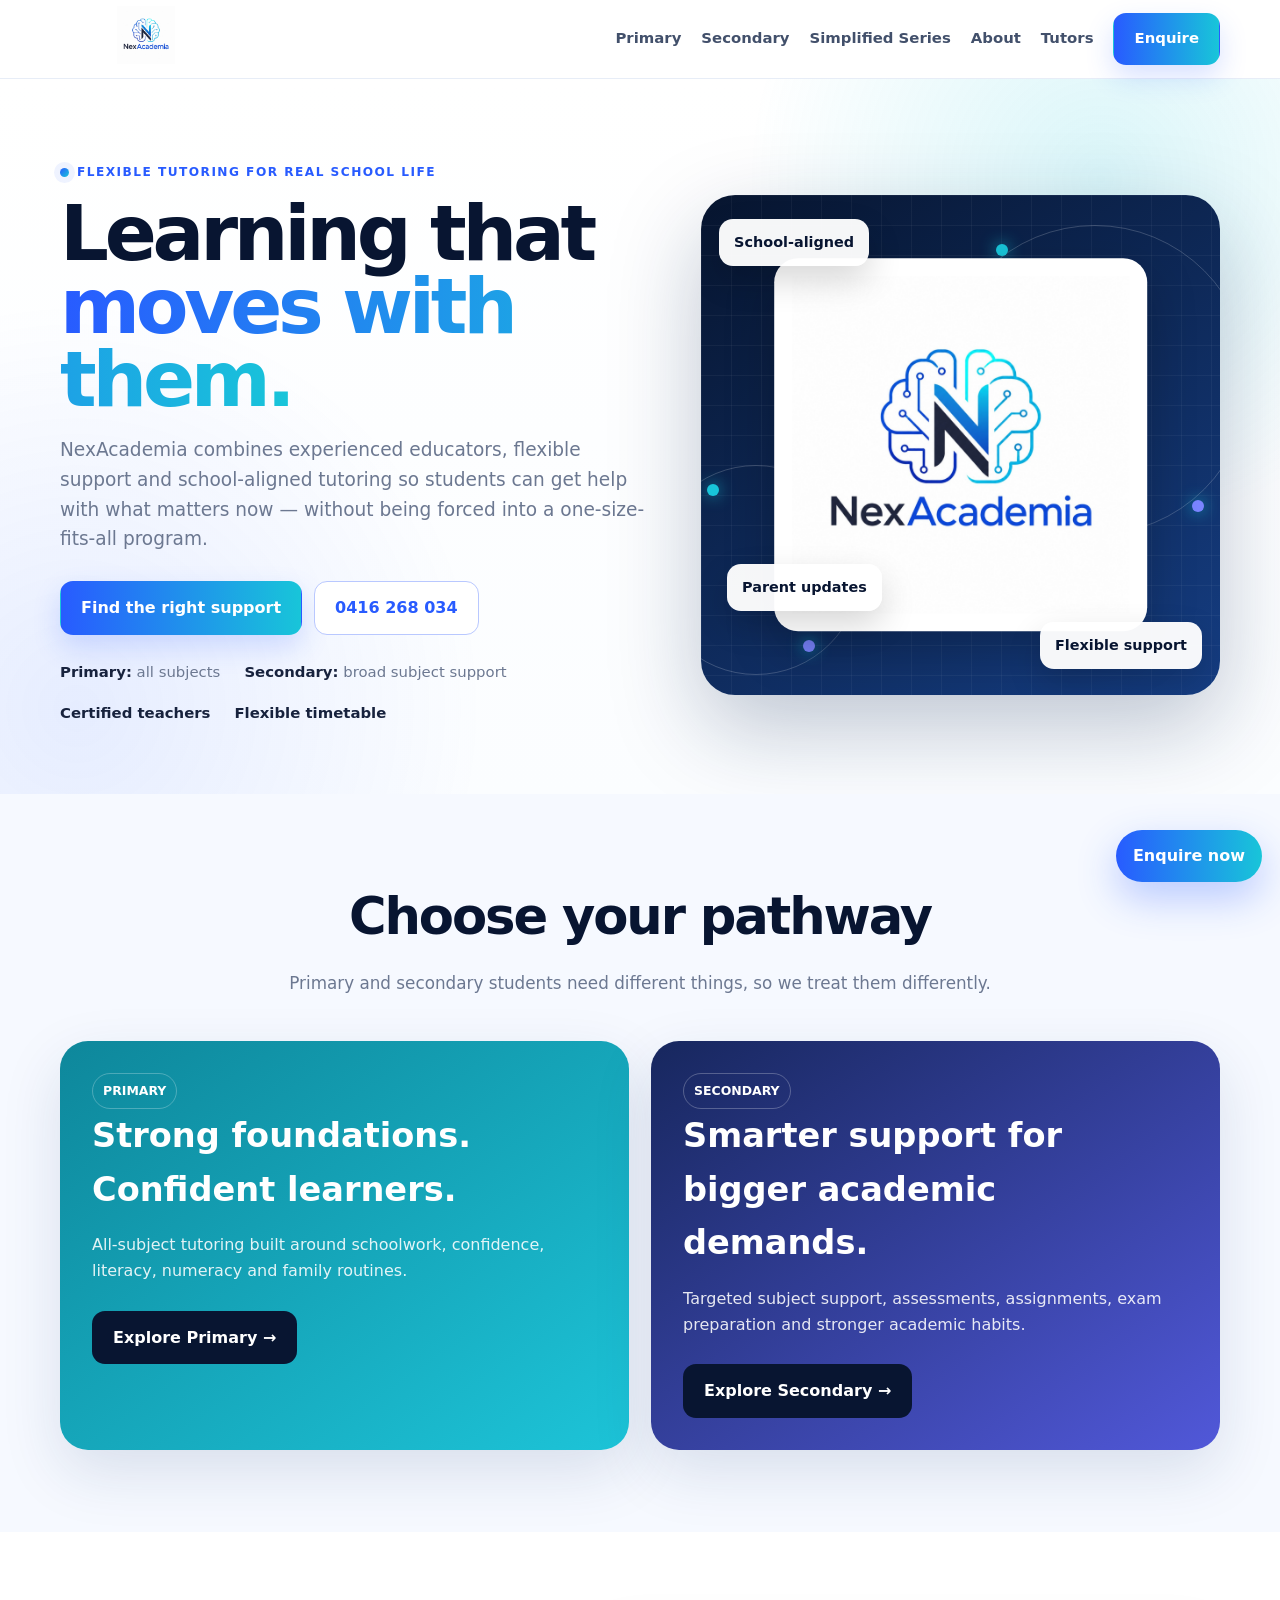
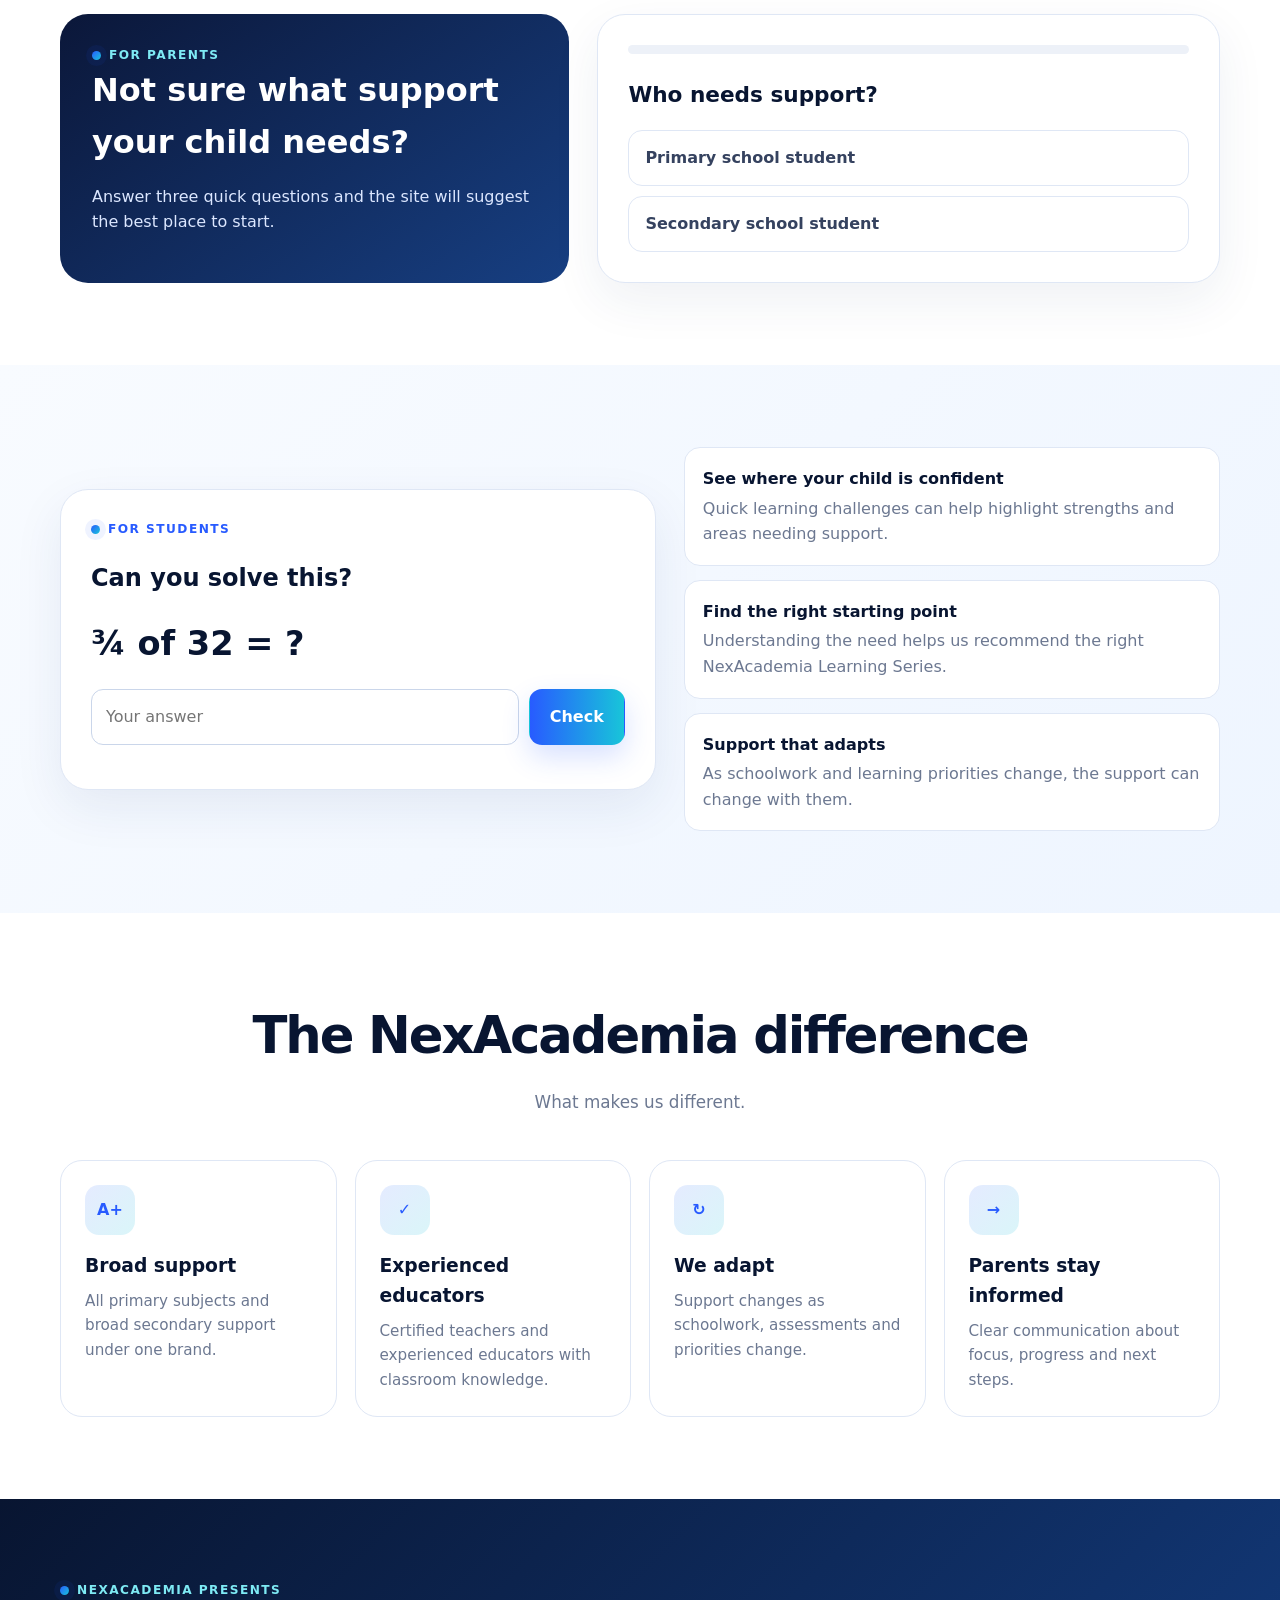
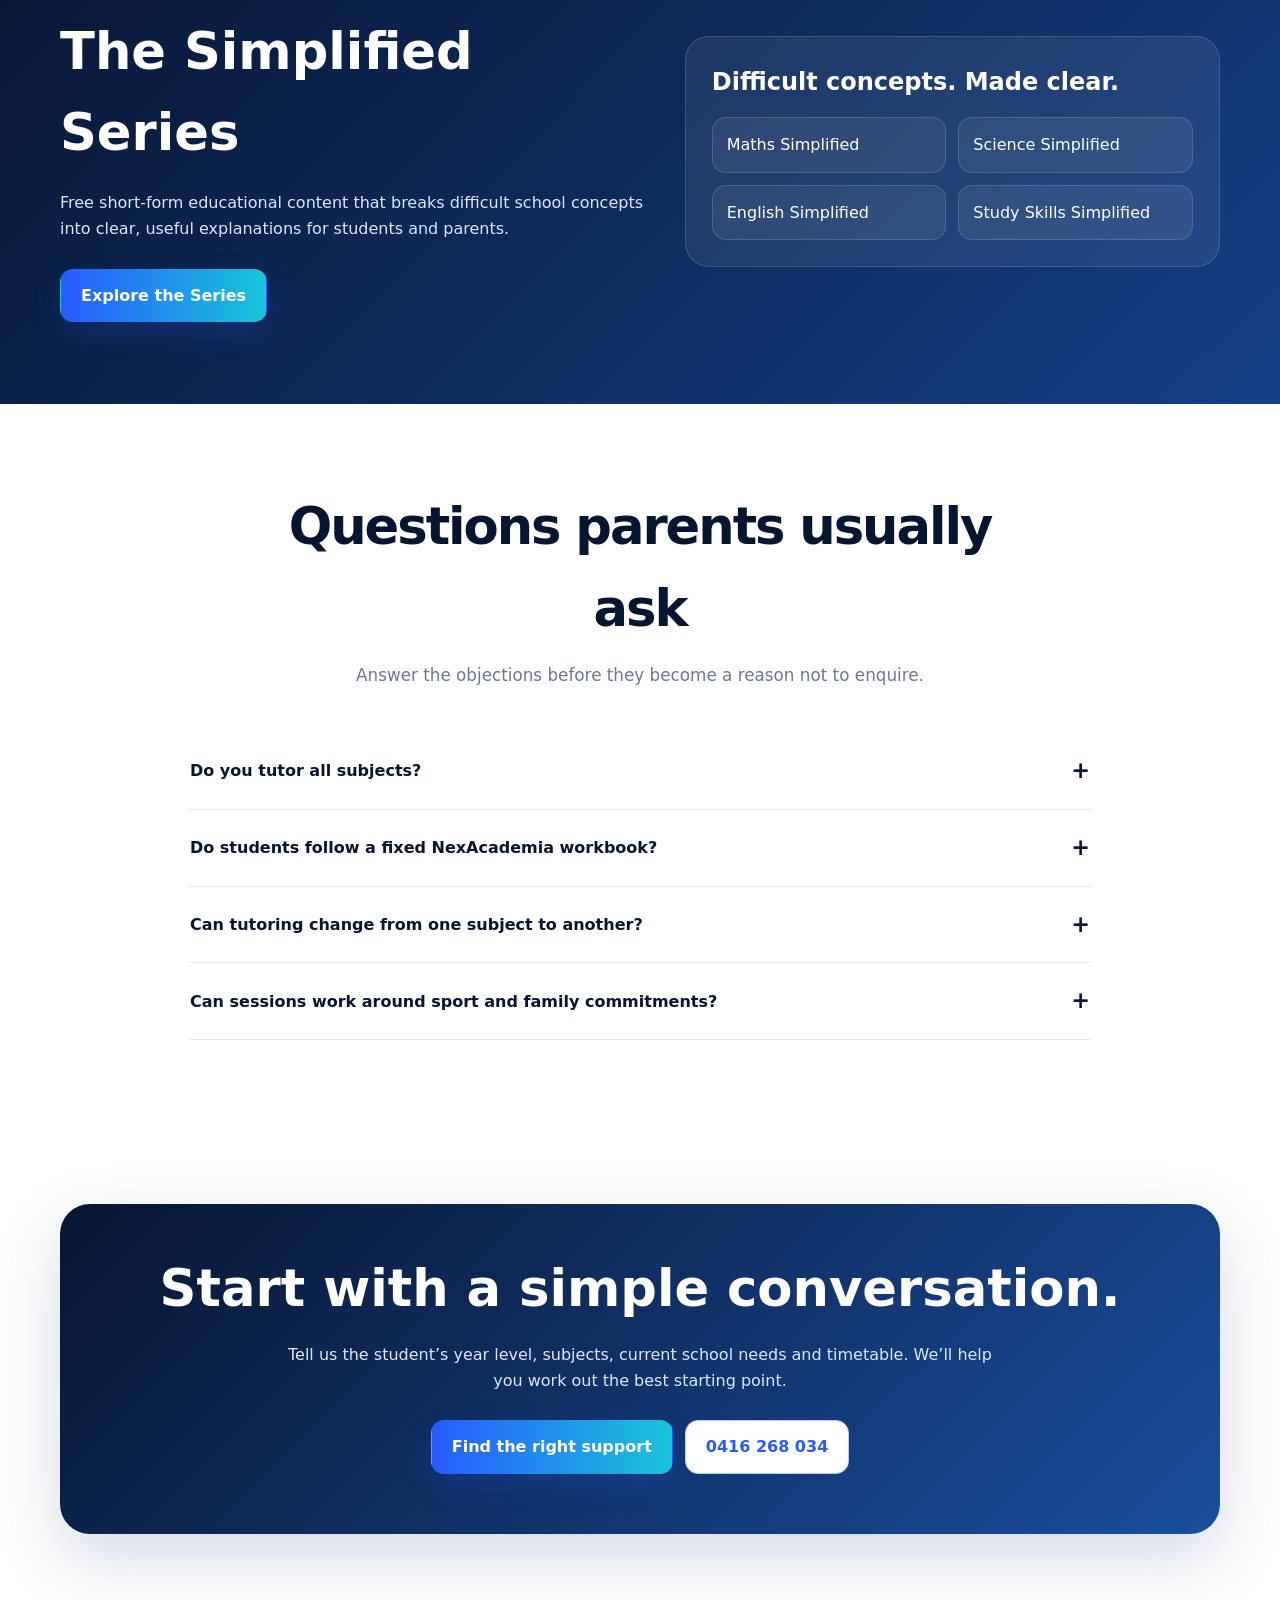
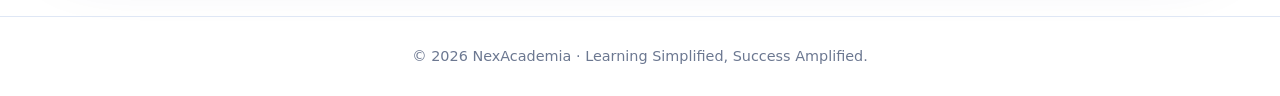
<file: index.html>
<!doctype html><html lang="en"><head><meta charset="utf-8"><meta name="viewport" content="width=device-width,initial-scale=1"><title>NexAcademia</title><link rel="stylesheet" href="assets/styles.css"></head><body><header><div class="container nav"><a class="brand" href="index.html"><img src="assets/logo.png" alt="NexAcademia"></a><nav><a href="primary.html">Primary</a><a href="secondary.html">Secondary</a><a href="simplified-series.html">Simplified Series</a><a href="about.html">About</a><a href="tutors.html">Tutors</a><a class="btn btn-primary" href="#" data-open-enquiry>Enquire</a></nav></div></header><main>
<section class="hero"><div class="container hero-grid"><div><div class="eyebrow"><span class="dot"></span>Flexible tutoring for real school life</div><h1>Learning that <span class="gradient">moves with them.</span></h1><p class="lead">NexAcademia combines experienced educators, flexible support and school-aligned tutoring so students can get help with what matters now — without being forced into a one-size-fits-all program.</p><div class="actions"><a class="btn btn-primary" href="#" data-open-enquiry>Find the right support</a><a class="btn btn-outline" data-phone>0416 268 034</a></div><div class="trust-row"><span><strong>Primary:</strong> all subjects</span><span><strong>Secondary:</strong> broad subject support</span><span><strong>Certified teachers</strong></span><span><strong>Flexible timetable</strong></span></div></div><div class="hero-visual"><div class="orbit a"></div><div class="orbit b"></div><div class="float-card fc1">School-aligned</div><div class="float-card fc2">Flexible support</div><div class="float-card fc3">Parent updates</div><div class="main-logo-card"><img src="assets/logo.png" alt="NexAcademia"></div></div></div></section>
<section class="pathway"><div class="container"><div class="section-head"><h2>Choose your pathway</h2><p>Primary and secondary students need different things, so we treat them differently.</p></div><div class="path-grid"><a href="primary.html" class="path-card primary reveal"><div class="path-badge">PRIMARY</div><h3>Strong foundations. Confident learners.</h3><p>All-subject tutoring built around schoolwork, confidence, literacy, numeracy and family routines.</p><div class="actions"><span class="btn btn-dark">Explore Primary →</span></div></a><a href="secondary.html" class="path-card secondary reveal"><div class="path-badge">SECONDARY</div><h3>Smarter support for bigger academic demands.</h3><p>Targeted subject support, assessments, assignments, exam preparation and stronger academic habits.</p><div class="actions"><span class="btn btn-dark">Explore Secondary →</span></div></a></div></div></section>
<section><div class="container quiz-wrap"><div class="quiz-intro reveal"><div class="eyebrow" style="color:#7EEAF4"><span class="dot"></span>For parents</div><h3>Not sure what support your child needs?</h3><p>Answer three quick questions and the site will suggest the best place to start.</p></div><div class="quiz-card reveal"><div class="progress"><span id="quizBar"></span></div><div class="quiz-q" id="quizQuestion"></div><div class="quiz-options" id="quizOptions"></div><div class="quiz-result hidden" id="quizResult"></div></div></div></section>
<section class="challenge"><div class="container challenge-grid"><div class="challenge-card reveal"><div class="eyebrow"><span class="dot"></span>For students</div><h2 style="color:var(--navy)">Can you solve this?</h2><div class="challenge-question">¾ of 32 = ?</div><div class="answer-box"><input id="challengeAnswer" placeholder="Your answer"><button class="btn btn-primary" id="checkAnswer">Check</button></div><div class="answer-feedback" id="challengeFeedback"></div></div><div class="challenge-points"><div class="challenge-point reveal"><strong>See where your child is confident</strong><span class="muted"> Quick learning challenges can help highlight strengths and areas needing support.</span></div><div class="challenge-point reveal"><strong>Find the right starting point</strong><span class="muted">Understanding the need helps us recommend the right NexAcademia Learning Series.</span></div><div class="challenge-point reveal"><strong>Support that adapts</strong><span class="muted">As schoolwork and learning priorities change, the support can change with them.
</span></div></div></div></section>
<section><div class="container"><div class="section-head"><h2>The NexAcademia difference</h2><p>What makes us different.</p></div><div class="cards"><div class="card reveal"><div class="icon">A+</div><h3>Broad support</h3><p>All primary subjects and broad secondary support under one brand.</p></div><div class="card reveal"><div class="icon">✓</div><h3>Experienced educators</h3><p>Certified teachers and experienced educators with classroom knowledge.</p></div><div class="card reveal"><div class="icon">↻</div><h3>We adapt</h3><p>Support changes as schoolwork, assessments and priorities change.</p></div><div class="card reveal"><div class="icon">→</div><h3>Parents stay informed</h3><p>Clear communication about focus, progress and next steps.</p></div></div></div></section>
<section class="series"><div class="container series-grid"><div><div class="eyebrow" style="color:#7EEAF4"><span class="dot"></span>NexAcademia presents</div><h2 style="font-size:clamp(2.3rem,4vw,4rem);margin:.2em 0">The Simplified Series</h2><p>Free short-form educational content that breaks difficult school concepts into clear, useful explanations for students and parents.</p><div class="actions"><a class="btn btn-primary" href="simplified-series.html">Explore the Series</a></div></div><div class="series-card reveal"><strong style="font-size:1.5rem">Difficult concepts. Made clear.</strong><div class="series-list"><div class="series-item">Maths Simplified</div><div class="series-item">Science Simplified</div><div class="series-item">English Simplified</div><div class="series-item">Study Skills Simplified</div></div></div></div></section>
<section><div class="container"><div class="section-head"><h2>Questions parents usually ask</h2><p>Answer the objections before they become a reason not to enquire.</p></div><div class="faq"><div class="faq-item"><button class="faq-q"><span>Do you tutor all subjects?</span><span>+</span></button><div class="faq-a">Primary support can cover all school subjects. Secondary support is broader and depends on tutor expertise and availability.</div></div><div class="faq-item"><button class="faq-q"><span>Do students follow a fixed NexAcademia workbook?</span><span>+</span></button><div class="faq-a">No. The approach is designed to adapt around current schoolwork, needs and priorities.</div></div><div class="faq-item"><button class="faq-q"><span>Can tutoring change from one subject to another?</span><span>+</span></button><div class="faq-a">That flexibility is one of the core ideas behind NexAcademia.</div></div><div class="faq-item"><button class="faq-q"><span>Can sessions work around sport and family commitments?</span><span>+</span></button><div class="faq-a">The aim is to work with families to find practical times rather than forcing every student into one rigid timetable.</div></div></div></div></section>
<section><div class="container"><div class="cta-box reveal"><h2>Start with a simple conversation.</h2><p>Tell us the student’s year level, subjects, current school needs and timetable. We’ll help you work out the best starting point.</p><div class="actions" style="justify-content:center"><a class="btn btn-primary" href="#" data-open-enquiry>Find the right support</a><a class="btn btn-outline" style="background:white" data-phone>0416 268 034</a></div><div style="margin-top:16px;color:#DCE7FF" data-location>Mundowey Entrance, Villawood</div></div></div></section>
</main><div class="modal" id="enquiryModal"><div class="modal-card"><button class="modal-close" data-close-modal>×</button><div class="eyebrow"><span class="dot"></span>Quick enquiry</div><h2 style="color:var(--navy)">Tell us what the student needs.</h2><p class="muted">Send us a few details and we’ll get back to you about the right tutoring support.</p><form class="form-grid nexa-enquiry-form"
      name="nexacademia-enquiry"
      method="POST">

  <div>
    <label>Parent / Carer Name</label>
    <input type="text" name="parent_name" required autocomplete="name" placeholder="Your name">
  </div>

  <div>
    <label>Email</label>
    <input type="email" name="email" required autocomplete="email" placeholder="Your email address">
  </div>

  <div>
    <label>Phone</label>
    <input type="tel" name="phone" required autocomplete="tel" placeholder="Your phone number">
  </div>

  <div>
    <label>Student Year Level</label>
    <select name="year_level" required>
      <option value="">Choose year level</option>
      <option>Kindergarten</option>
      <option>Year 1</option>
      <option>Year 2</option>
      <option>Year 3</option>
      <option>Year 4</option>
      <option>Year 5</option>
      <option>Year 6</option>
      <option>Year 7</option>
      <option>Year 8</option>
      <option>Year 9</option>
      <option>Year 10</option>
      <option>Year 11</option>
      <option>Year 12</option>
    </select>
  </div>

  <div>
    <label>Preferred Support</label>
    <select name="preferred_support">
      <option>In-person</option>
      <option>Online</option>
      <option>Either</option>
      <option>Not sure yet</option>
    </select>
  </div>

  <div>
    <label>Best Contact Method</label>
    <select name="contact_method">
      <option>Phone call</option>
      <option>Email</option>
      <option>SMS</option>
    </select>
  </div>

  <div class="full">
    <label>What does the student need help with?</label>
    <textarea name="message" required placeholder="Subjects, current schoolwork, concerns, upcoming assessments, preferred times, etc."></textarea>
  </div>

  <div class="full">
    <button class="btn btn-primary" type="submit">Send Enquiry</button>
    <p class="small muted" style="margin:.8rem 0 0">We’ll use these details only to respond to your tutoring enquiry.</p>
  </div>
</form></div></div><a class="sticky-cta" href="#" data-open-enquiry>Enquire now</a><footer><div class="container">© 2026 <span data-business>NexAcademia</span> · <span data-tagline>Learning Simplified, Success Amplified.</span></div></footer><script src="assets/content.js"></script><script src="assets/site.js"></script></body></html>
</file>
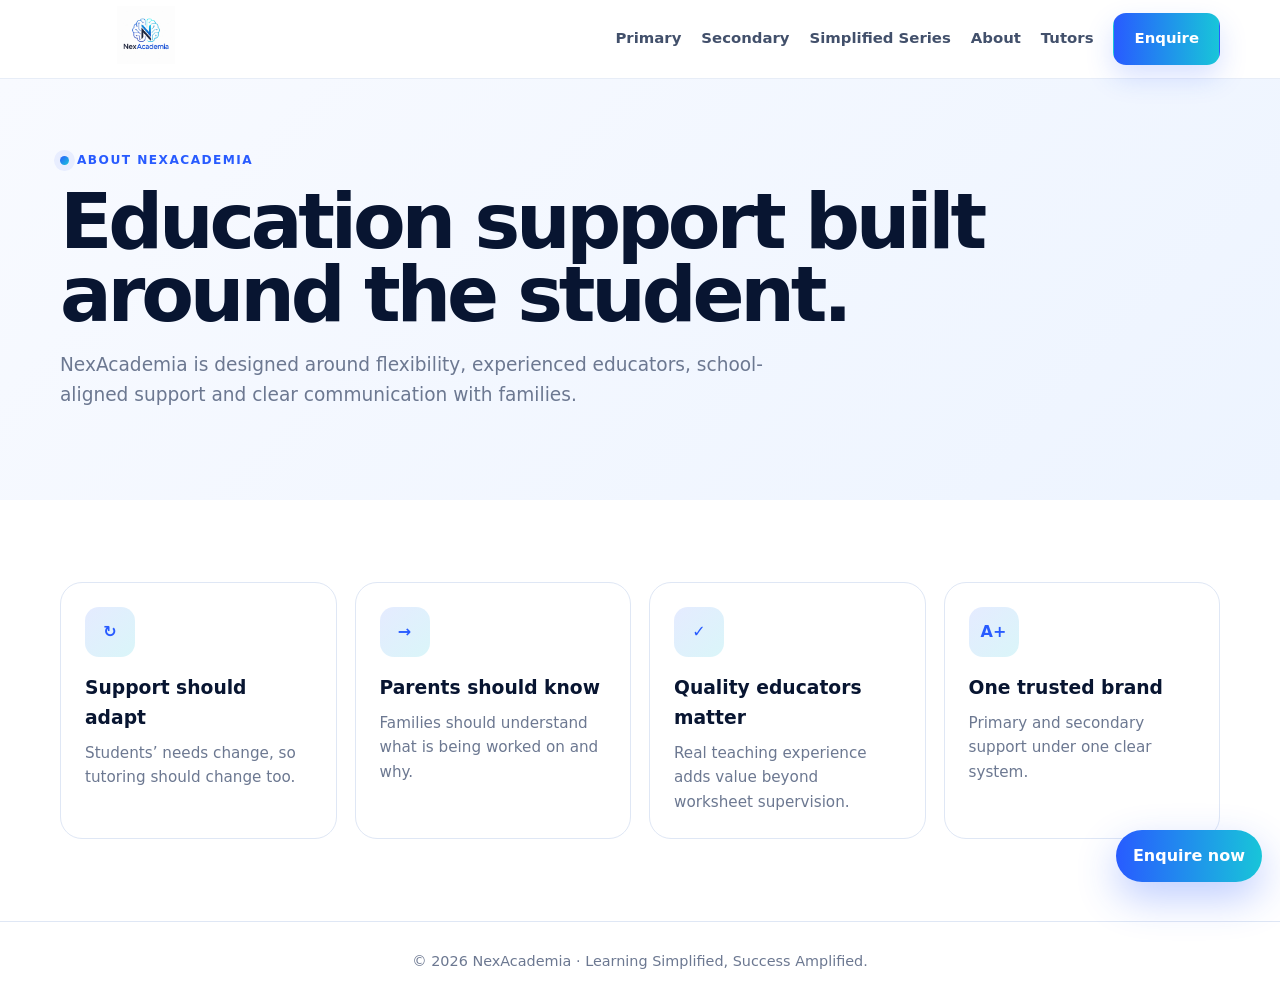
<file: about.html>
<!doctype html><html lang="en"><head><meta charset="utf-8"><meta name="viewport" content="width=device-width,initial-scale=1"><title>About NexAcademia</title><link rel="stylesheet" href="assets/styles.css"></head><body><header><div class="container nav"><a class="brand" href="index.html"><img src="assets/logo.png" alt="NexAcademia"></a><nav><a href="primary.html">Primary</a><a href="secondary.html">Secondary</a><a href="simplified-series.html">Simplified Series</a><a href="about.html">About</a><a href="tutors.html">Tutors</a><a class="btn btn-primary" href="#" data-open-enquiry>Enquire</a></nav></div></header><main><section class="page-hero"><div class="container"><div class="eyebrow"><span class="dot"></span>About NexAcademia</div><h1>Education support built around the student.</h1><p class="lead">NexAcademia is designed around flexibility, experienced educators, school-aligned support and clear communication with families.</p></div></section><section><div class="container"><div class="cards"><div class="card reveal"><div class="icon">↻</div><h3>Support should adapt</h3><p>Students’ needs change, so tutoring should change too.</p></div><div class="card reveal"><div class="icon">→</div><h3>Parents should know</h3><p>Families should understand what is being worked on and why.</p></div><div class="card reveal"><div class="icon">✓</div><h3>Quality educators matter</h3><p>Real teaching experience adds value beyond worksheet supervision.</p></div><div class="card reveal"><div class="icon">A+</div><h3>One trusted brand</h3><p>Primary and secondary support under one clear system.</p></div></div></div></section></main><div class="modal" id="enquiryModal"><div class="modal-card"><button class="modal-close" data-close-modal>×</button><div class="eyebrow"><span class="dot"></span>Quick enquiry</div><h2 style="color:var(--navy)">Tell us what the student needs.</h2><p class="muted">Send us a few details and we’ll get back to you about the right tutoring support.</p><form class="form-grid nexa-enquiry-form"
      name="nexacademia-enquiry"
      method="POST">

  <div>
    <label>Parent / Carer Name</label>
    <input type="text" name="parent_name" required autocomplete="name" placeholder="Your name">
  </div>

  <div>
    <label>Email</label>
    <input type="email" name="email" required autocomplete="email" placeholder="Your email address">
  </div>

  <div>
    <label>Phone</label>
    <input type="tel" name="phone" required autocomplete="tel" placeholder="Your phone number">
  </div>

  <div>
    <label>Student Year Level</label>
    <select name="year_level" required>
      <option value="">Choose year level</option>
      <option>Kindergarten</option>
      <option>Year 1</option>
      <option>Year 2</option>
      <option>Year 3</option>
      <option>Year 4</option>
      <option>Year 5</option>
      <option>Year 6</option>
      <option>Year 7</option>
      <option>Year 8</option>
      <option>Year 9</option>
      <option>Year 10</option>
      <option>Year 11</option>
      <option>Year 12</option>
    </select>
  </div>

  <div>
    <label>Preferred Support</label>
    <select name="preferred_support">
      <option>In-person</option>
      <option>Online</option>
      <option>Either</option>
      <option>Not sure yet</option>
    </select>
  </div>

  <div>
    <label>Best Contact Method</label>
    <select name="contact_method">
      <option>Phone call</option>
      <option>Email</option>
      <option>SMS</option>
    </select>
  </div>

  <div class="full">
    <label>What does the student need help with?</label>
    <textarea name="message" required placeholder="Subjects, current schoolwork, concerns, upcoming assessments, preferred times, etc."></textarea>
  </div>

  <div class="full">
    <button class="btn btn-primary" type="submit">Send Enquiry</button>
    <p class="small muted" style="margin:.8rem 0 0">We’ll use these details only to respond to your tutoring enquiry.</p>
  </div>
</form></div></div><a class="sticky-cta" href="#" data-open-enquiry>Enquire now</a><footer><div class="container">© 2026 <span data-business>NexAcademia</span> · <span data-tagline>Learning Simplified, Success Amplified.</span></div></footer><script src="assets/content.js"></script><script src="assets/site.js"></script></body></html>
</file>
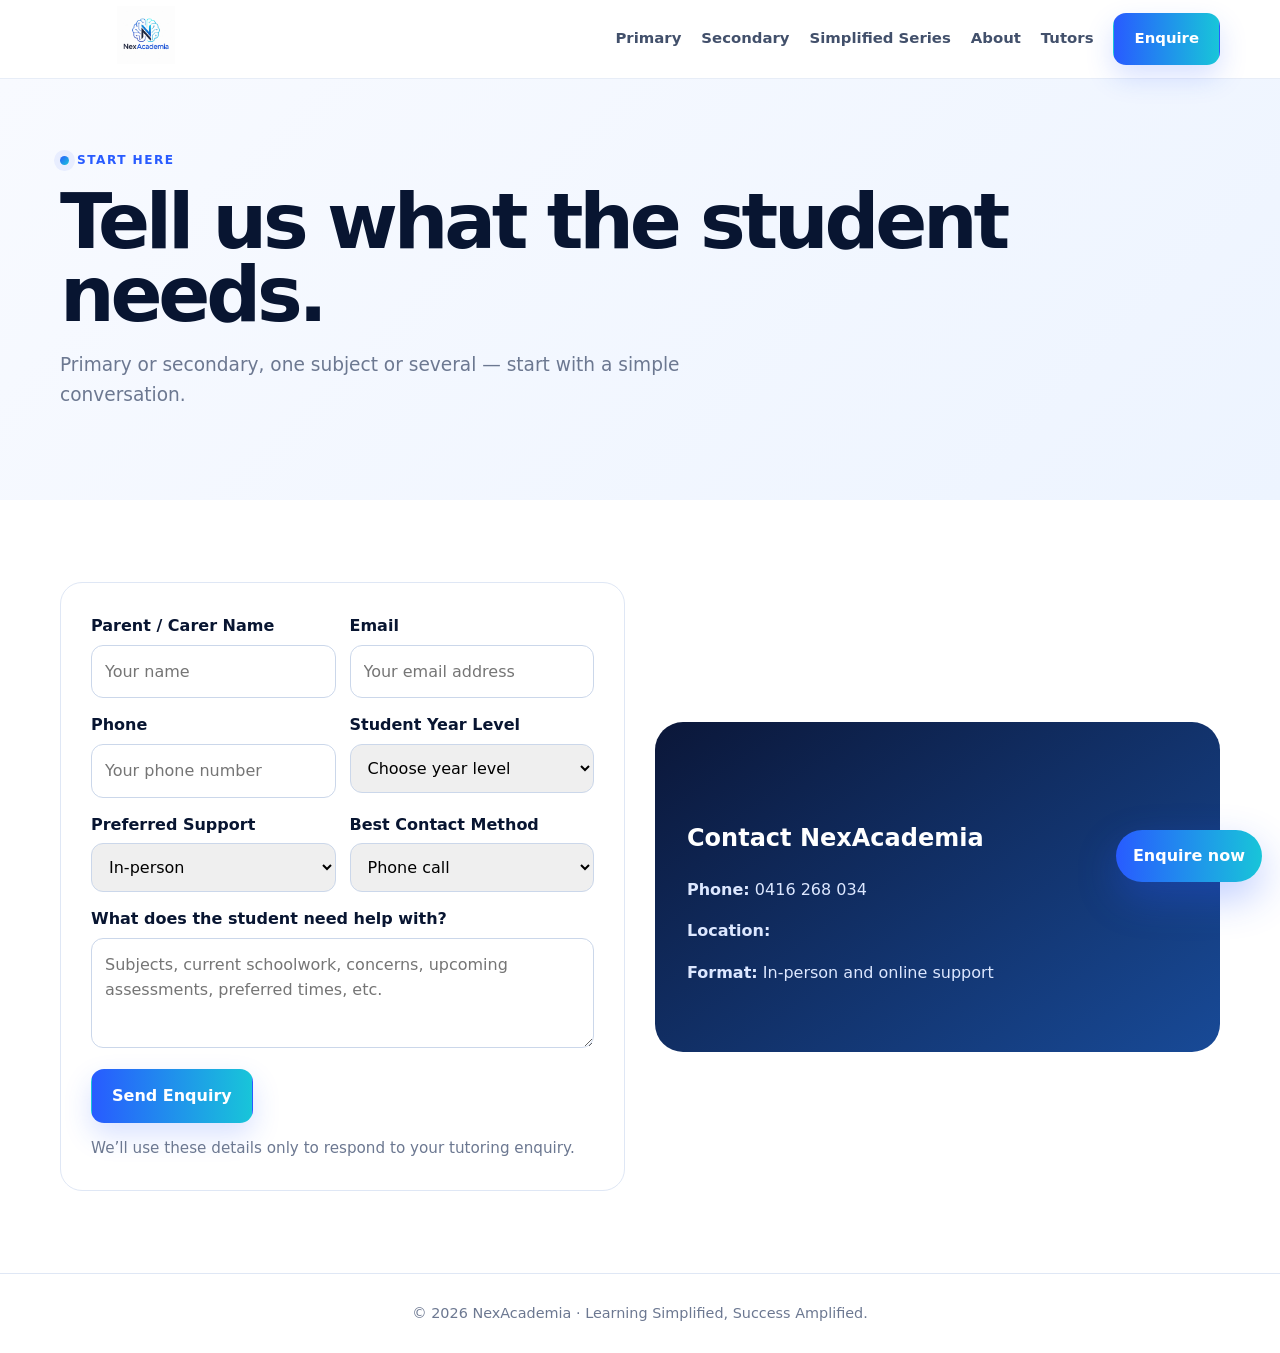
<file: contact.html>
<!doctype html><html lang="en"><head><meta charset="utf-8"><meta name="viewport" content="width=device-width,initial-scale=1"><title>Contact NexAcademia</title><link rel="stylesheet" href="assets/styles.css"></head><body><header><div class="container nav"><a class="brand" href="index.html"><img src="assets/logo.png" alt="NexAcademia"></a><nav><a href="primary.html">Primary</a><a href="secondary.html">Secondary</a><a href="simplified-series.html">Simplified Series</a><a href="about.html">About</a><a href="tutors.html">Tutors</a><a class="btn btn-primary" href="#" data-open-enquiry>Enquire</a></nav></div></header><main><section class="page-hero"><div class="container"><div class="eyebrow"><span class="dot"></span>Start here</div><h1>Tell us what the student needs.</h1><p class="lead">Primary or secondary, one subject or several — start with a simple conversation.</p></div></section><section><div class="container page-grid"><div class="card reveal" style="padding:30px"><form class="form-grid nexa-enquiry-form"
      name="nexacademia-enquiry"
      method="POST">

  <div>
    <label>Parent / Carer Name</label>
    <input type="text" name="parent_name" required autocomplete="name" placeholder="Your name">
  </div>

  <div>
    <label>Email</label>
    <input type="email" name="email" required autocomplete="email" placeholder="Your email address">
  </div>

  <div>
    <label>Phone</label>
    <input type="tel" name="phone" required autocomplete="tel" placeholder="Your phone number">
  </div>

  <div>
    <label>Student Year Level</label>
    <select name="year_level" required>
      <option value="">Choose year level</option>
      <option>Kindergarten</option>
      <option>Year 1</option>
      <option>Year 2</option>
      <option>Year 3</option>
      <option>Year 4</option>
      <option>Year 5</option>
      <option>Year 6</option>
      <option>Year 7</option>
      <option>Year 8</option>
      <option>Year 9</option>
      <option>Year 10</option>
      <option>Year 11</option>
      <option>Year 12</option>
    </select>
  </div>

  <div>
    <label>Preferred Support</label>
    <select name="preferred_support">
      <option>In-person</option>
      <option>Online</option>
      <option>Either</option>
      <option>Not sure yet</option>
    </select>
  </div>

  <div>
    <label>Best Contact Method</label>
    <select name="contact_method">
      <option>Phone call</option>
      <option>Email</option>
      <option>SMS</option>
    </select>
  </div>

  <div class="full">
    <label>What does the student need help with?</label>
    <textarea name="message" required placeholder="Subjects, current schoolwork, concerns, upcoming assessments, preferred times, etc."></textarea>
  </div>

  <div class="full">
    <button class="btn btn-primary" type="submit">Send Enquiry</button>
    <p class="small muted" style="margin:.8rem 0 0">We’ll use these details only to respond to your tutoring enquiry.</p>
  </div>
</form></div><div class="info-panel reveal"><h2 style="margin-top:65px">Contact NexAcademia</h2><p><strong>Phone:</strong> <span data-phone>0416 268 034</span></p><p><strong>Location:</strong> <span data-location>Mundowey Entrance, Villawood</span></p><p><strong>Format:</strong> In-person and online support</p></div></div></section></main><div class="modal" id="enquiryModal"><div class="modal-card"><button class="modal-close" data-close-modal>×</button><div class="eyebrow"><span class="dot"></span>Quick enquiry</div><h2 style="color:var(--navy)">Tell us what the student needs.</h2><p class="muted">Send us a few details and we’ll get back to you about the right tutoring support.</p><form class="form-grid nexa-enquiry-form"
      name="nexacademia-enquiry"
      method="POST">

  <div>
    <label>Parent / Carer Name</label>
    <input type="text" name="parent_name" required autocomplete="name" placeholder="Your name">
  </div>

  <div>
    <label>Email</label>
    <input type="email" name="email" required autocomplete="email" placeholder="Your email address">
  </div>

  <div>
    <label>Phone</label>
    <input type="tel" name="phone" required autocomplete="tel" placeholder="Your phone number">
  </div>

  <div>
    <label>Student Year Level</label>
    <select name="year_level" required>
      <option value="">Choose year level</option>
      <option>Kindergarten</option>
      <option>Year 1</option>
      <option>Year 2</option>
      <option>Year 3</option>
      <option>Year 4</option>
      <option>Year 5</option>
      <option>Year 6</option>
      <option>Year 7</option>
      <option>Year 8</option>
      <option>Year 9</option>
      <option>Year 10</option>
      <option>Year 11</option>
      <option>Year 12</option>
    </select>
  </div>

  <div>
    <label>Preferred Support</label>
    <select name="preferred_support">
      <option>In-person</option>
      <option>Online</option>
      <option>Either</option>
      <option>Not sure yet</option>
    </select>
  </div>

  <div>
    <label>Best Contact Method</label>
    <select name="contact_method">
      <option>Phone call</option>
      <option>Email</option>
      <option>SMS</option>
    </select>
  </div>

  <div class="full">
    <label>What does the student need help with?</label>
    <textarea name="message" required placeholder="Subjects, current schoolwork, concerns, upcoming assessments, preferred times, etc."></textarea>
  </div>

  <div class="full">
    <button class="btn btn-primary" type="submit">Send Enquiry</button>
    <p class="small muted" style="margin:.8rem 0 0">We’ll use these details only to respond to your tutoring enquiry.</p>
  </div>
</form></div></div><a class="sticky-cta" href="#" data-open-enquiry>Enquire now</a><footer><div class="container">© 2026 <span data-business>NexAcademia</span> · <span data-tagline>Learning Simplified, Success Amplified.</span></div></footer><script src="assets/content.js"></script><script src="assets/site.js"></script></body></html>
</file>
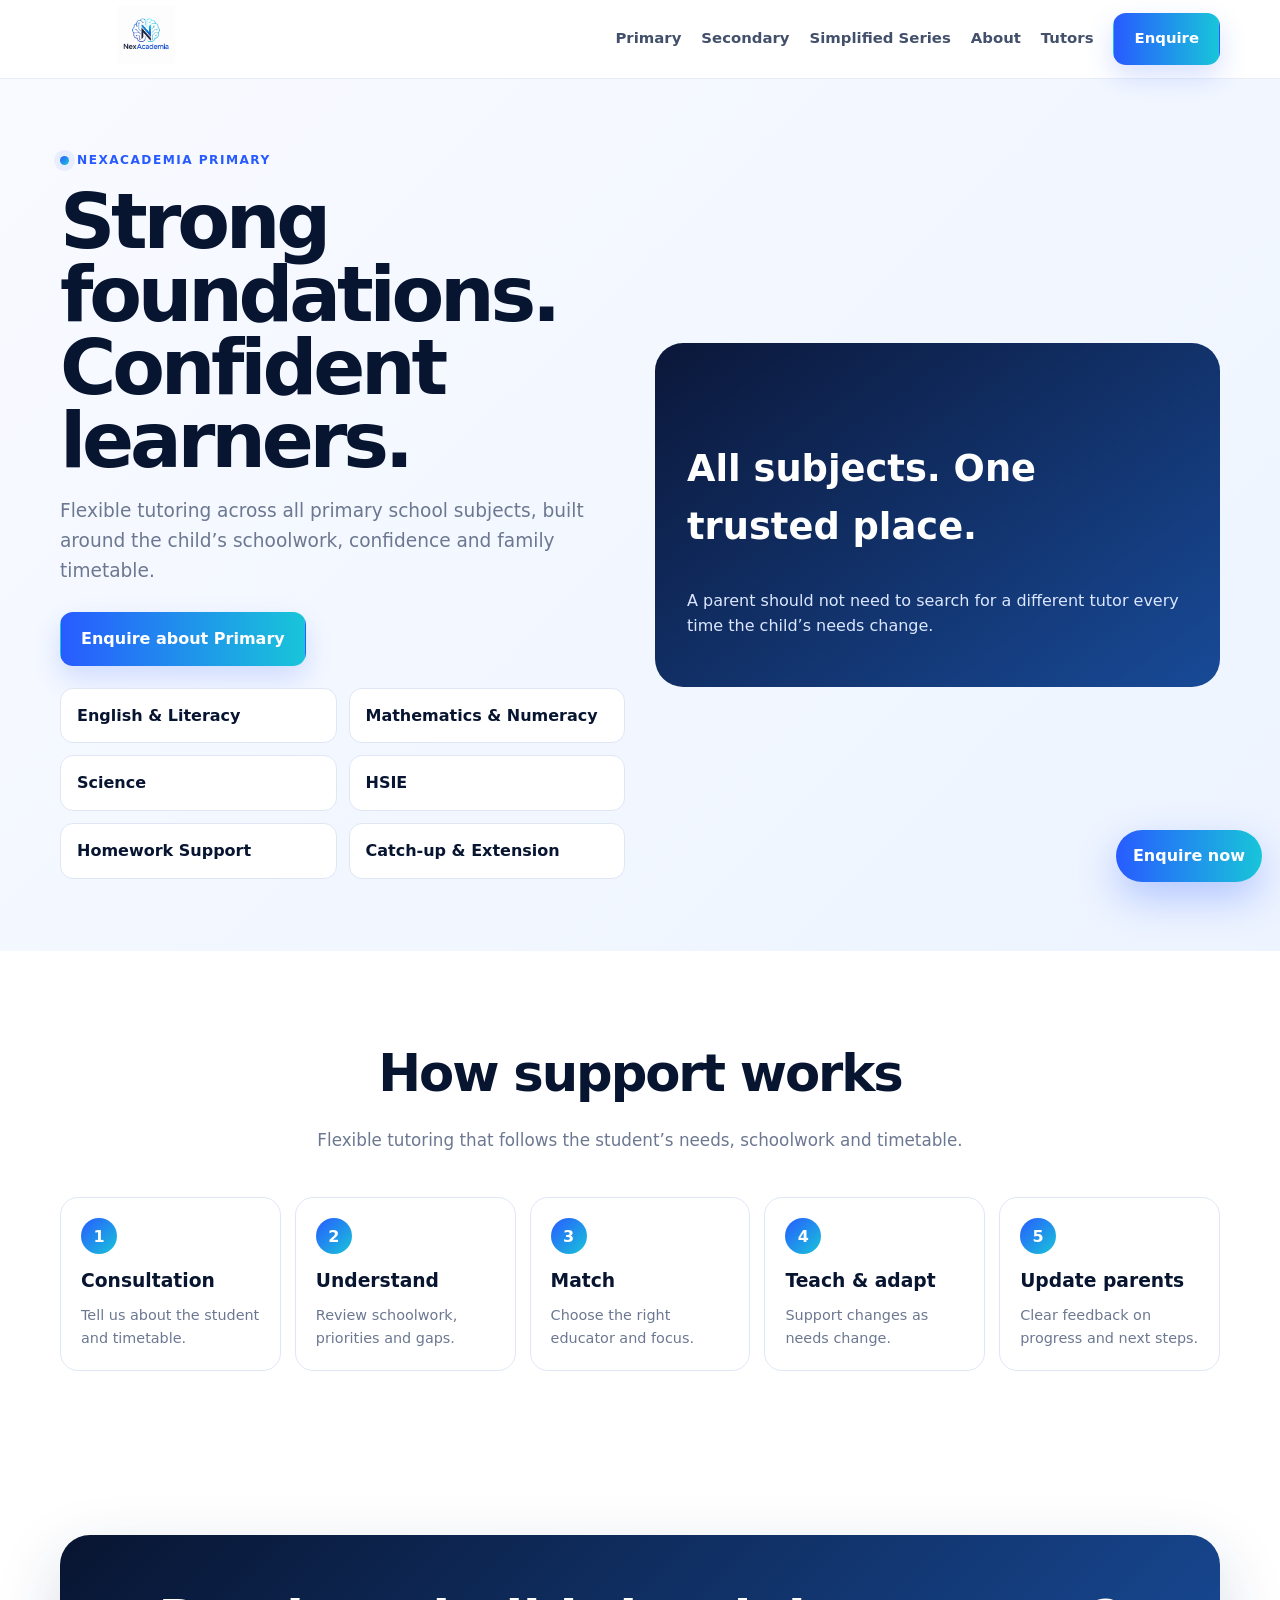
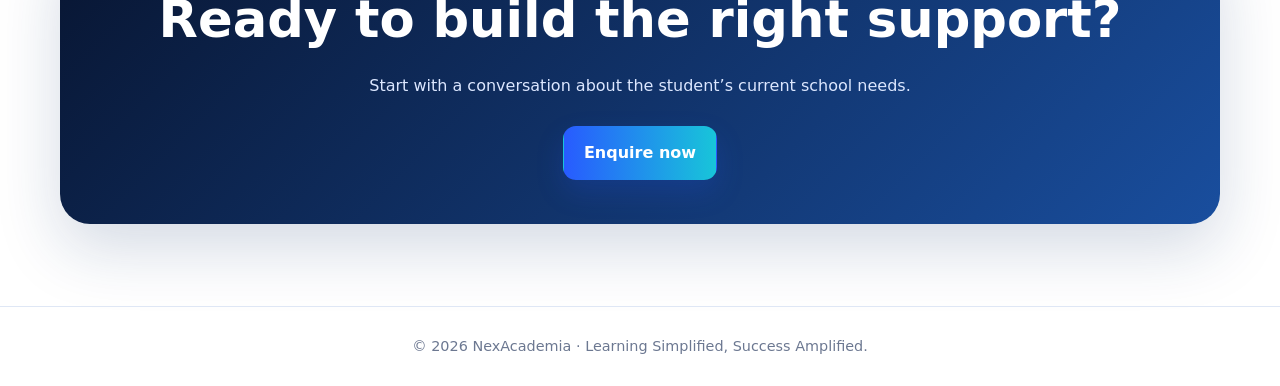
<file: primary.html>
<!doctype html><html lang="en"><head><meta charset="utf-8"><meta name="viewport" content="width=device-width,initial-scale=1"><title>NexAcademia Primary</title><link rel="stylesheet" href="assets/styles.css"></head><body><header><div class="container nav"><a class="brand" href="index.html"><img src="assets/logo.png" alt="NexAcademia"></a><nav><a href="primary.html">Primary</a><a href="secondary.html">Secondary</a><a href="simplified-series.html">Simplified Series</a><a href="about.html">About</a><a href="tutors.html">Tutors</a><a class="btn btn-primary" href="#" data-open-enquiry>Enquire</a></nav></div></header><main><section class="page-hero"><div class="container page-grid"><div><div class="eyebrow"><span class="dot"></span>NexAcademia Primary</div><h1>Strong foundations. Confident learners.</h1><p class="lead">Flexible tutoring across all primary school subjects, built around the child’s schoolwork, confidence and family timetable.</p><div class="actions"><a class="btn btn-primary" href="#" data-open-enquiry>Enquire about Primary</a></div><div class="subject-grid"><div class="subject-pill">English & Literacy</div><div class="subject-pill">Mathematics & Numeracy</div><div class="subject-pill">Science</div><div class="subject-pill">HSIE</div><div class="subject-pill">Homework Support</div><div class="subject-pill">Catch-up & Extension</div></div></div><div class="info-panel reveal"><h2 style="font-size:2.3rem;margin-top:65px">All subjects. One trusted place.</h2><p>A parent should not need to search for a different tutor every time the child’s needs change.</p></div></div></section><section><div class="container"><div class="section-head"><h2>How support works</h2><p>Flexible tutoring that follows the student’s needs, schoolwork and timetable.</p></div><div class="steps"><div class="step reveal"><div class="step-num">1</div><h3>Consultation</h3><p>Tell us about the student and timetable.</p></div><div class="step reveal"><div class="step-num">2</div><h3>Understand</h3><p>Review schoolwork, priorities and gaps.</p></div><div class="step reveal"><div class="step-num">3</div><h3>Match</h3><p>Choose the right educator and focus.</p></div><div class="step reveal"><div class="step-num">4</div><h3>Teach & adapt</h3><p>Support changes as needs change.</p></div><div class="step reveal"><div class="step-num">5</div><h3>Update parents</h3><p>Clear feedback on progress and next steps.</p></div></div></div></section><section><div class="container"><div class="cta-box reveal"><h2>Ready to build the right support?</h2><p>Start with a conversation about the student’s current school needs.</p><div class="actions" style="justify-content:center"><a class="btn btn-primary" href="#" data-open-enquiry>Enquire now</a></div></div></div></section></main><div class="modal" id="enquiryModal"><div class="modal-card"><button class="modal-close" data-close-modal>×</button><div class="eyebrow"><span class="dot"></span>Quick enquiry</div><h2 style="color:var(--navy)">Tell us what the student needs.</h2><p class="muted">Send us a few details and we’ll get back to you about the right tutoring support.</p><form class="form-grid nexa-enquiry-form"
      name="nexacademia-enquiry"
      method="POST">

  <div>
    <label>Parent / Carer Name</label>
    <input type="text" name="parent_name" required autocomplete="name" placeholder="Your name">
  </div>

  <div>
    <label>Email</label>
    <input type="email" name="email" required autocomplete="email" placeholder="Your email address">
  </div>

  <div>
    <label>Phone</label>
    <input type="tel" name="phone" required autocomplete="tel" placeholder="Your phone number">
  </div>

  <div>
    <label>Student Year Level</label>
    <select name="year_level" required>
      <option value="">Choose year level</option>
      <option>Kindergarten</option>
      <option>Year 1</option>
      <option>Year 2</option>
      <option>Year 3</option>
      <option>Year 4</option>
      <option>Year 5</option>
      <option>Year 6</option>
      <option>Year 7</option>
      <option>Year 8</option>
      <option>Year 9</option>
      <option>Year 10</option>
      <option>Year 11</option>
      <option>Year 12</option>
    </select>
  </div>

  <div>
    <label>Preferred Support</label>
    <select name="preferred_support">
      <option>In-person</option>
      <option>Online</option>
      <option>Either</option>
      <option>Not sure yet</option>
    </select>
  </div>

  <div>
    <label>Best Contact Method</label>
    <select name="contact_method">
      <option>Phone call</option>
      <option>Email</option>
      <option>SMS</option>
    </select>
  </div>

  <div class="full">
    <label>What does the student need help with?</label>
    <textarea name="message" required placeholder="Subjects, current schoolwork, concerns, upcoming assessments, preferred times, etc."></textarea>
  </div>

  <div class="full">
    <button class="btn btn-primary" type="submit">Send Enquiry</button>
    <p class="small muted" style="margin:.8rem 0 0">We’ll use these details only to respond to your tutoring enquiry.</p>
  </div>
</form></div></div><a class="sticky-cta" href="#" data-open-enquiry>Enquire now</a><footer><div class="container">© 2026 <span data-business>NexAcademia</span> · <span data-tagline>Learning Simplified, Success Amplified.</span></div></footer><script src="assets/content.js"></script><script src="assets/site.js"></script></body></html>
</file>
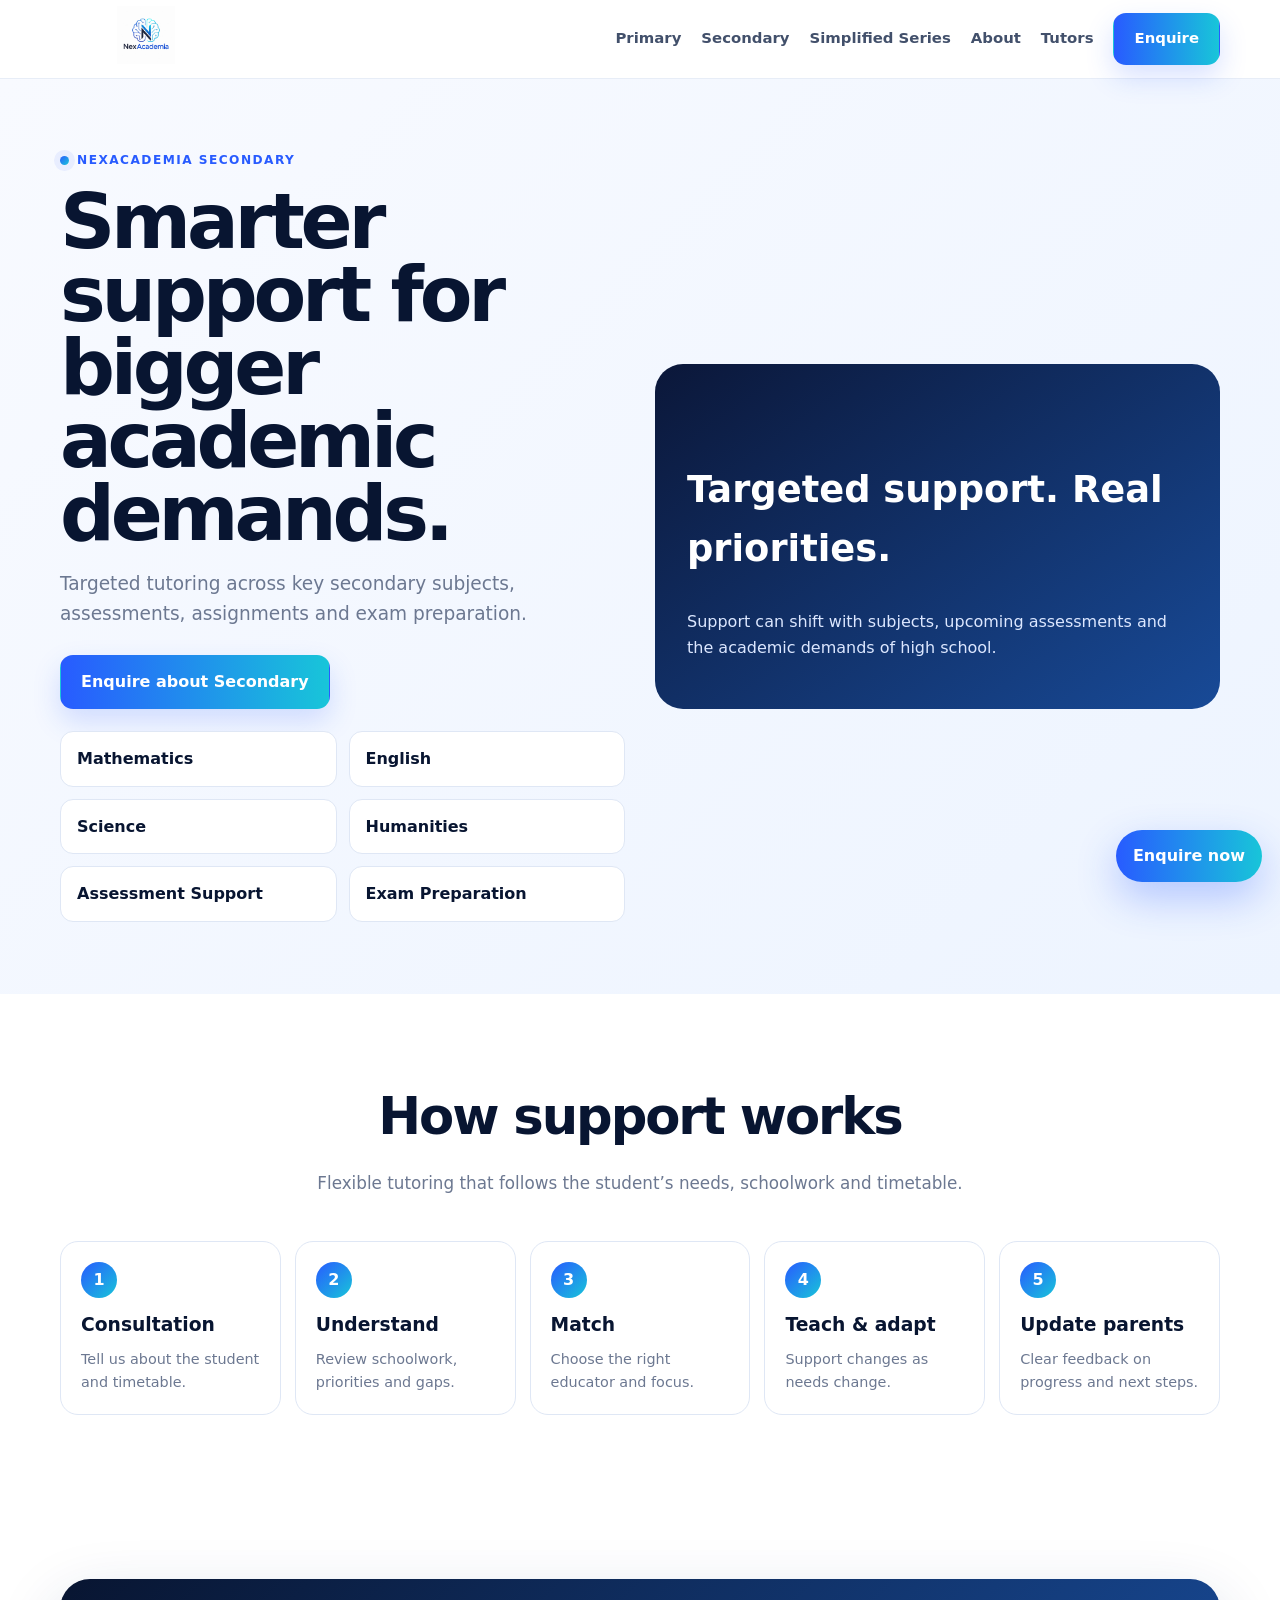
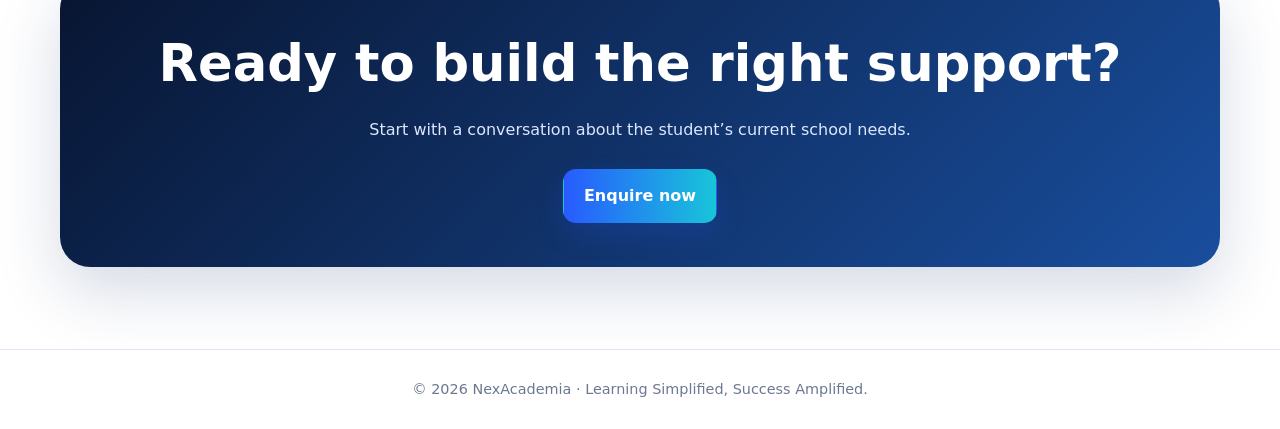
<file: secondary.html>
<!doctype html><html lang="en"><head><meta charset="utf-8"><meta name="viewport" content="width=device-width,initial-scale=1"><title>NexAcademia Secondary</title><link rel="stylesheet" href="assets/styles.css"></head><body><header><div class="container nav"><a class="brand" href="index.html"><img src="assets/logo.png" alt="NexAcademia"></a><nav><a href="primary.html">Primary</a><a href="secondary.html">Secondary</a><a href="simplified-series.html">Simplified Series</a><a href="about.html">About</a><a href="tutors.html">Tutors</a><a class="btn btn-primary" href="#" data-open-enquiry>Enquire</a></nav></div></header><main><section class="page-hero"><div class="container page-grid"><div><div class="eyebrow"><span class="dot"></span>NexAcademia Secondary</div><h1>Smarter support for bigger academic demands.</h1><p class="lead">Targeted tutoring across key secondary subjects, assessments, assignments and exam preparation.</p><div class="actions"><a class="btn btn-primary" href="#" data-open-enquiry>Enquire about Secondary</a></div><div class="subject-grid"><div class="subject-pill">Mathematics</div><div class="subject-pill">English</div><div class="subject-pill">Science</div><div class="subject-pill">Humanities</div><div class="subject-pill">Assessment Support</div><div class="subject-pill">Exam Preparation</div></div></div><div class="info-panel reveal"><h2 style="font-size:2.3rem;margin-top:65px">Targeted support. Real priorities.</h2><p>Support can shift with subjects, upcoming assessments and the academic demands of high school.</p></div></div></section><section><div class="container"><div class="section-head"><h2>How support works</h2><p>Flexible tutoring that follows the student’s needs, schoolwork and timetable.</p></div><div class="steps"><div class="step reveal"><div class="step-num">1</div><h3>Consultation</h3><p>Tell us about the student and timetable.</p></div><div class="step reveal"><div class="step-num">2</div><h3>Understand</h3><p>Review schoolwork, priorities and gaps.</p></div><div class="step reveal"><div class="step-num">3</div><h3>Match</h3><p>Choose the right educator and focus.</p></div><div class="step reveal"><div class="step-num">4</div><h3>Teach & adapt</h3><p>Support changes as needs change.</p></div><div class="step reveal"><div class="step-num">5</div><h3>Update parents</h3><p>Clear feedback on progress and next steps.</p></div></div></div></section><section><div class="container"><div class="cta-box reveal"><h2>Ready to build the right support?</h2><p>Start with a conversation about the student’s current school needs.</p><div class="actions" style="justify-content:center"><a class="btn btn-primary" href="#" data-open-enquiry>Enquire now</a></div></div></div></section></main><div class="modal" id="enquiryModal"><div class="modal-card"><button class="modal-close" data-close-modal>×</button><div class="eyebrow"><span class="dot"></span>Quick enquiry</div><h2 style="color:var(--navy)">Tell us what the student needs.</h2><p class="muted">Send us a few details and we’ll get back to you about the right tutoring support.</p><form class="form-grid nexa-enquiry-form"
      name="nexacademia-enquiry"
      method="POST">

  <div>
    <label>Parent / Carer Name</label>
    <input type="text" name="parent_name" required autocomplete="name" placeholder="Your name">
  </div>

  <div>
    <label>Email</label>
    <input type="email" name="email" required autocomplete="email" placeholder="Your email address">
  </div>

  <div>
    <label>Phone</label>
    <input type="tel" name="phone" required autocomplete="tel" placeholder="Your phone number">
  </div>

  <div>
    <label>Student Year Level</label>
    <select name="year_level" required>
      <option value="">Choose year level</option>
      <option>Kindergarten</option>
      <option>Year 1</option>
      <option>Year 2</option>
      <option>Year 3</option>
      <option>Year 4</option>
      <option>Year 5</option>
      <option>Year 6</option>
      <option>Year 7</option>
      <option>Year 8</option>
      <option>Year 9</option>
      <option>Year 10</option>
      <option>Year 11</option>
      <option>Year 12</option>
    </select>
  </div>

  <div>
    <label>Preferred Support</label>
    <select name="preferred_support">
      <option>In-person</option>
      <option>Online</option>
      <option>Either</option>
      <option>Not sure yet</option>
    </select>
  </div>

  <div>
    <label>Best Contact Method</label>
    <select name="contact_method">
      <option>Phone call</option>
      <option>Email</option>
      <option>SMS</option>
    </select>
  </div>

  <div class="full">
    <label>What does the student need help with?</label>
    <textarea name="message" required placeholder="Subjects, current schoolwork, concerns, upcoming assessments, preferred times, etc."></textarea>
  </div>

  <div class="full">
    <button class="btn btn-primary" type="submit">Send Enquiry</button>
    <p class="small muted" style="margin:.8rem 0 0">We’ll use these details only to respond to your tutoring enquiry.</p>
  </div>
</form></div></div><a class="sticky-cta" href="#" data-open-enquiry>Enquire now</a><footer><div class="container">© 2026 <span data-business>NexAcademia</span> · <span data-tagline>Learning Simplified, Success Amplified.</span></div></footer><script src="assets/content.js"></script><script src="assets/site.js"></script></body></html>
</file>
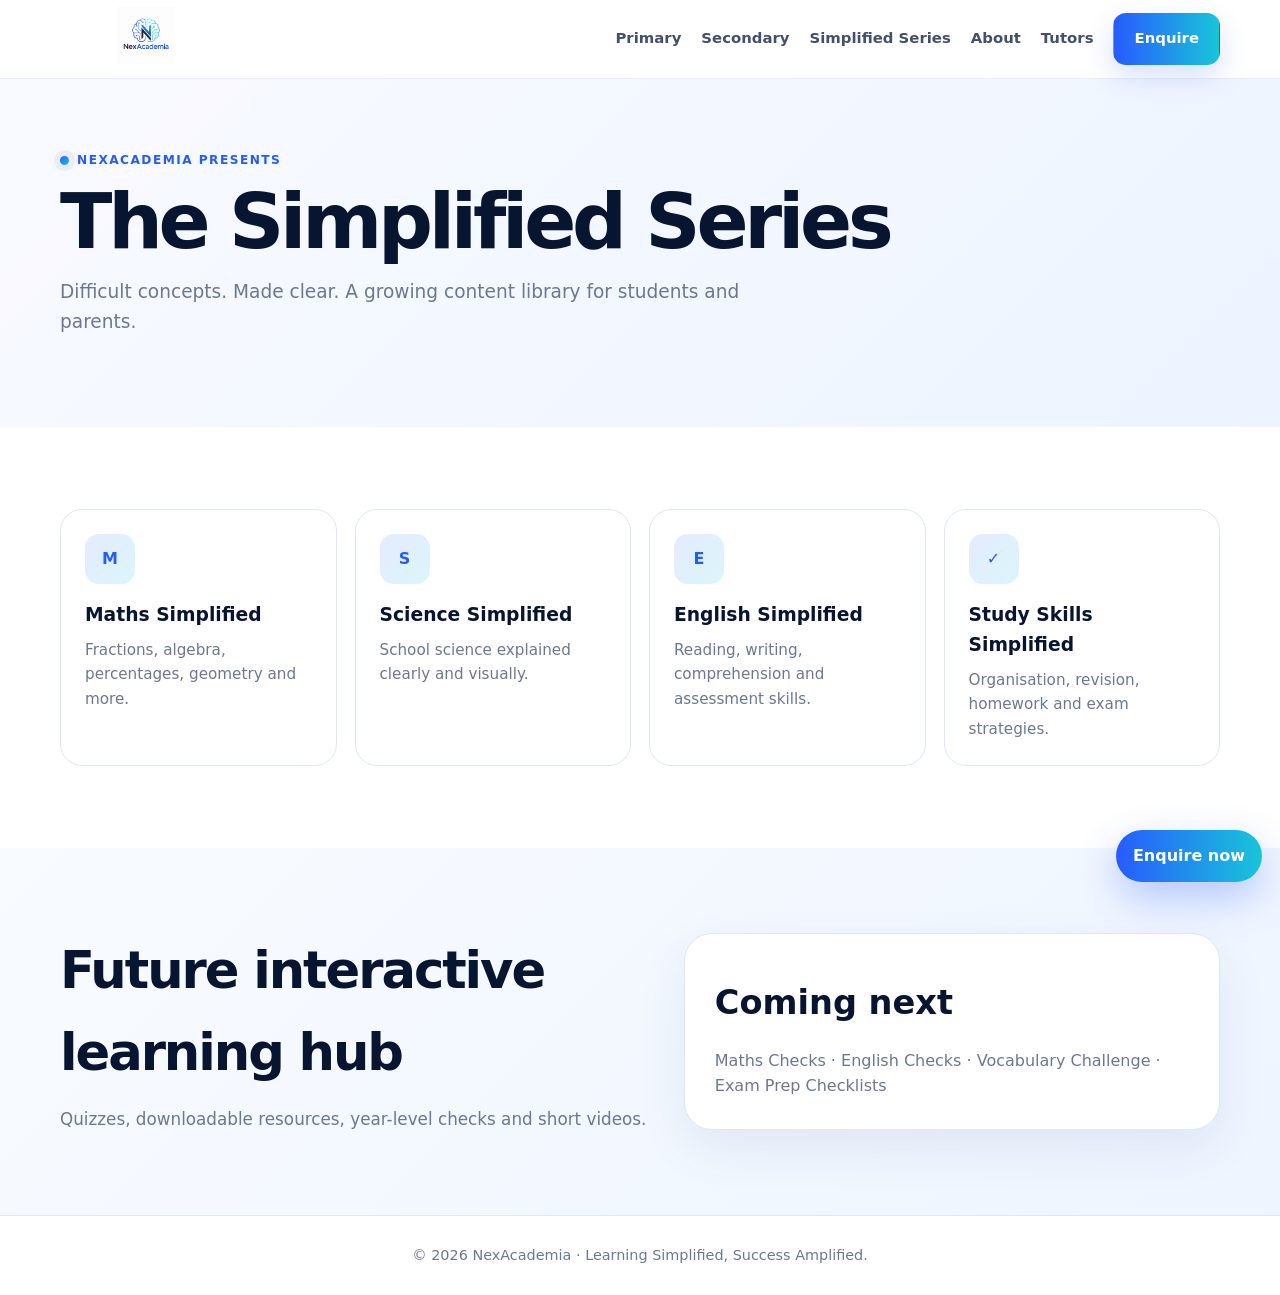
<file: simplified-series.html>
<!doctype html><html lang="en"><head><meta charset="utf-8"><meta name="viewport" content="width=device-width,initial-scale=1"><title>The Simplified Series</title><link rel="stylesheet" href="assets/styles.css"></head><body><header><div class="container nav"><a class="brand" href="index.html"><img src="assets/logo.png" alt="NexAcademia"></a><nav><a href="primary.html">Primary</a><a href="secondary.html">Secondary</a><a href="simplified-series.html">Simplified Series</a><a href="about.html">About</a><a href="tutors.html">Tutors</a><a class="btn btn-primary" href="#" data-open-enquiry>Enquire</a></nav></div></header><main><section class="page-hero"><div class="container"><div class="eyebrow"><span class="dot"></span>NexAcademia presents</div><h1>The Simplified Series</h1><p class="lead">Difficult concepts. Made clear. A growing content library for students and parents.</p></div></section><section><div class="container"><div class="cards"><div class="card reveal"><div class="icon">M</div><h3>Maths Simplified</h3><p>Fractions, algebra, percentages, geometry and more.</p></div><div class="card reveal"><div class="icon">S</div><h3>Science Simplified</h3><p>School science explained clearly and visually.</p></div><div class="card reveal"><div class="icon">E</div><h3>English Simplified</h3><p>Reading, writing, comprehension and assessment skills.</p></div><div class="card reveal"><div class="icon">✓</div><h3>Study Skills Simplified</h3><p>Organisation, revision, homework and exam strategies.</p></div></div></div></section><section class="challenge"><div class="container challenge-grid"><div><div class="section-head" style="text-align:left;margin:0"><h2>Future interactive learning hub</h2><p>Quizzes, downloadable resources, year-level checks and short videos.</p></div></div><div class="challenge-card reveal"><div class="challenge-question">Coming next</div><div class="muted"> Maths Checks · English Checks · Vocabulary Challenge · Exam Prep Checklists</div></div></div></section></main><div class="modal" id="enquiryModal"><div class="modal-card"><button class="modal-close" data-close-modal>×</button><div class="eyebrow"><span class="dot"></span>Quick enquiry</div><h2 style="color:var(--navy)">Tell us what the student needs.</h2><p class="muted">Send us a few details and we’ll get back to you about the right tutoring support.</p><form class="form-grid nexa-enquiry-form"
      name="nexacademia-enquiry"
      method="POST">

  <div>
    <label>Parent / Carer Name</label>
    <input type="text" name="parent_name" required autocomplete="name" placeholder="Your name">
  </div>

  <div>
    <label>Email</label>
    <input type="email" name="email" required autocomplete="email" placeholder="Your email address">
  </div>

  <div>
    <label>Phone</label>
    <input type="tel" name="phone" required autocomplete="tel" placeholder="Your phone number">
  </div>

  <div>
    <label>Student Year Level</label>
    <select name="year_level" required>
      <option value="">Choose year level</option>
      <option>Kindergarten</option>
      <option>Year 1</option>
      <option>Year 2</option>
      <option>Year 3</option>
      <option>Year 4</option>
      <option>Year 5</option>
      <option>Year 6</option>
      <option>Year 7</option>
      <option>Year 8</option>
      <option>Year 9</option>
      <option>Year 10</option>
      <option>Year 11</option>
      <option>Year 12</option>
    </select>
  </div>

  <div>
    <label>Preferred Support</label>
    <select name="preferred_support">
      <option>In-person</option>
      <option>Online</option>
      <option>Either</option>
      <option>Not sure yet</option>
    </select>
  </div>

  <div>
    <label>Best Contact Method</label>
    <select name="contact_method">
      <option>Phone call</option>
      <option>Email</option>
      <option>SMS</option>
    </select>
  </div>

  <div class="full">
    <label>What does the student need help with?</label>
    <textarea name="message" required placeholder="Subjects, current schoolwork, concerns, upcoming assessments, preferred times, etc."></textarea>
  </div>

  <div class="full">
    <button class="btn btn-primary" type="submit">Send Enquiry</button>
    <p class="small muted" style="margin:.8rem 0 0">We’ll use these details only to respond to your tutoring enquiry.</p>
  </div>
</form></div></div><a class="sticky-cta" href="#" data-open-enquiry>Enquire now</a><footer><div class="container">© 2026 <span data-business>NexAcademia</span> · <span data-tagline>Learning Simplified, Success Amplified.</span></div></footer><script src="assets/content.js"></script><script src="assets/site.js"></script></body></html>
</file>
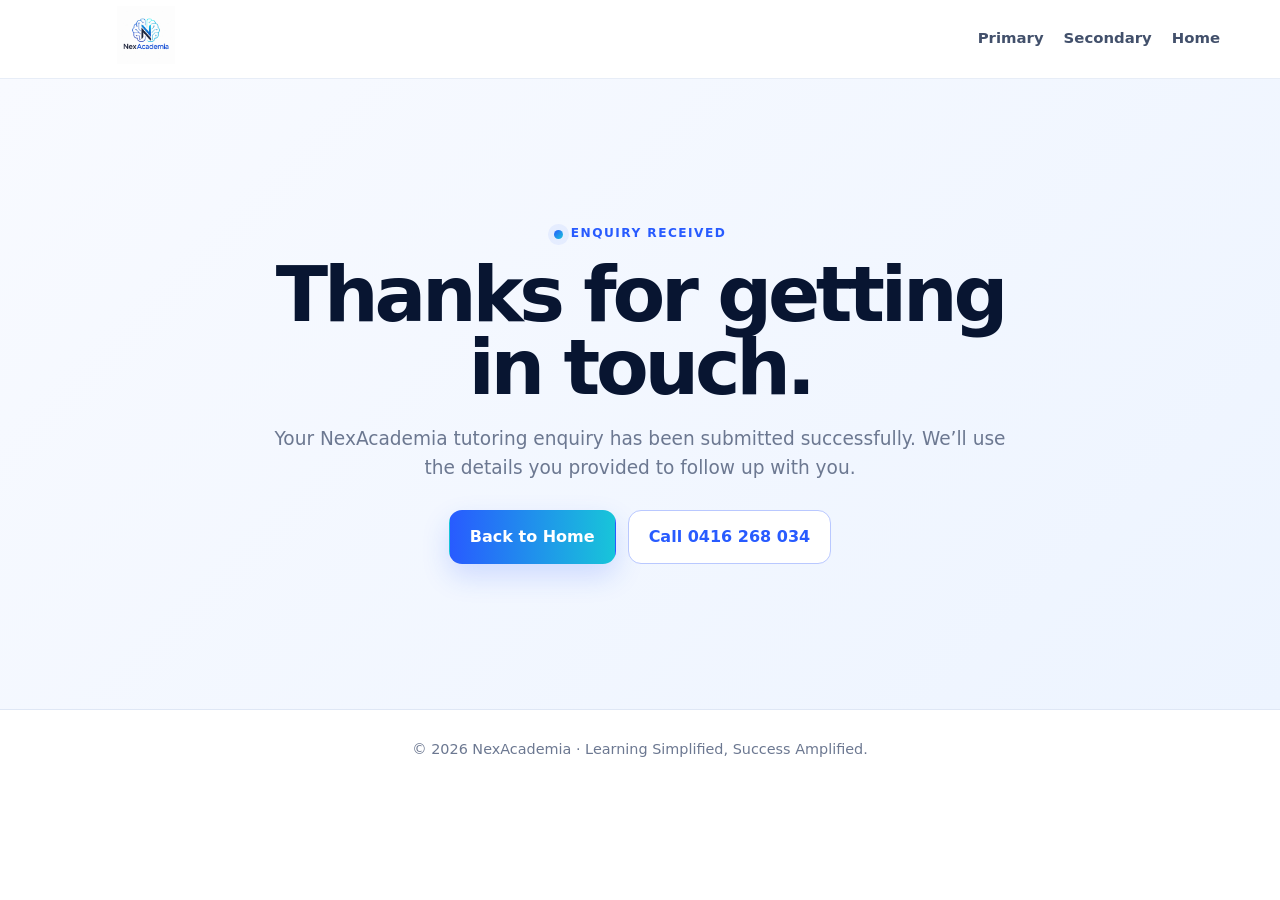
<file: thank-you.html>
<!doctype html>
<html lang="en">
<head>
<meta charset="utf-8">
<meta name="viewport" content="width=device-width,initial-scale=1">
<title>Thanks — NexAcademia</title>
<link rel="stylesheet" href="assets/styles.css">
</head>
<body data-page="thank-you">
<header>
  <div class="container nav">
    <a class="brand" href="index.html"><img src="assets/logo.png" alt="NexAcademia"></a>
    <nav><a href="primary.html">Primary</a><a href="secondary.html">Secondary</a><a href="index.html">Home</a></nav>
  </div>
</header>
<main>
<section class="page-hero" style="min-height:70vh;display:flex;align-items:center">
  <div class="container" style="max-width:760px;text-align:center">
    <div class="eyebrow" style="justify-content:center"><span class="dot"></span>Enquiry received</div>
    <h1 style="font-size:clamp(2.8rem,6vw,5rem)">Thanks for getting in touch.</h1>
    <p class="lead" style="margin-left:auto;margin-right:auto">
      Your NexAcademia tutoring enquiry has been submitted successfully. We’ll use the details you provided to follow up with you.
    </p>
    <div class="actions" style="justify-content:center">
      <a class="btn btn-primary" href="index.html">Back to Home</a>
      <a class="btn btn-outline" href="tel:0416268034">Call 0416 268 034</a>
    </div>
  </div>
</section>
</main>
<footer><div class="container">© 2026 NexAcademia · Learning Simplified, Success Amplified.</div></footer>
<script src="assets/content.js"></script>
<script src="assets/site.js"></script>
</body>
</html>
</file>
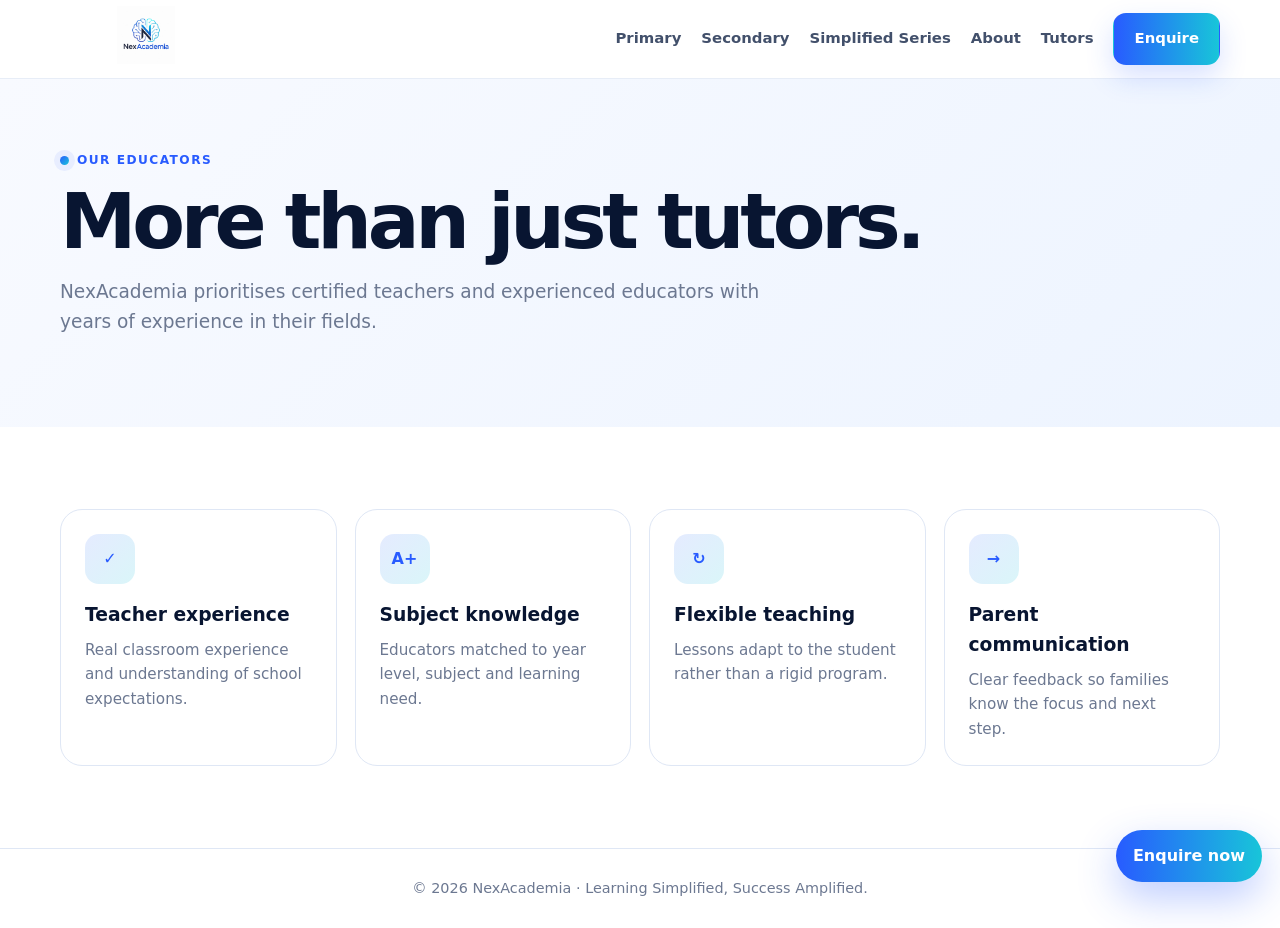
<file: tutors.html>
<!doctype html><html lang="en"><head><meta charset="utf-8"><meta name="viewport" content="width=device-width,initial-scale=1"><title>NexAcademia Tutors</title><link rel="stylesheet" href="assets/styles.css"></head><body><header><div class="container nav"><a class="brand" href="index.html"><img src="assets/logo.png" alt="NexAcademia"></a><nav><a href="primary.html">Primary</a><a href="secondary.html">Secondary</a><a href="simplified-series.html">Simplified Series</a><a href="about.html">About</a><a href="tutors.html">Tutors</a><a class="btn btn-primary" href="#" data-open-enquiry>Enquire</a></nav></div></header><main><section class="page-hero"><div class="container"><div class="eyebrow"><span class="dot"></span>Our educators</div><h1>More than just tutors.</h1><p class="lead">NexAcademia prioritises certified teachers and experienced educators with years of experience in their fields.</p></div></section><section><div class="container"><div class="cards"><div class="card reveal"><div class="icon">✓</div><h3>Teacher experience</h3><p>Real classroom experience and understanding of school expectations.</p></div><div class="card reveal"><div class="icon">A+</div><h3>Subject knowledge</h3><p>Educators matched to year level, subject and learning need.</p></div><div class="card reveal"><div class="icon">↻</div><h3>Flexible teaching</h3><p>Lessons adapt to the student rather than a rigid program.</p></div><div class="card reveal"><div class="icon">→</div><h3>Parent communication</h3><p>Clear feedback so families know the focus and next step.</p></div></div></div></section></main><div class="modal" id="enquiryModal"><div class="modal-card"><button class="modal-close" data-close-modal>×</button><div class="eyebrow"><span class="dot"></span>Quick enquiry</div><h2 style="color:var(--navy)">Tell us what the student needs.</h2><p class="muted">Send us a few details and we’ll get back to you about the right tutoring support.</p><form class="form-grid nexa-enquiry-form"
      name="nexacademia-enquiry"
      method="POST">

  <div>
    <label>Parent / Carer Name</label>
    <input type="text" name="parent_name" required autocomplete="name" placeholder="Your name">
  </div>

  <div>
    <label>Email</label>
    <input type="email" name="email" required autocomplete="email" placeholder="Your email address">
  </div>

  <div>
    <label>Phone</label>
    <input type="tel" name="phone" required autocomplete="tel" placeholder="Your phone number">
  </div>

  <div>
    <label>Student Year Level</label>
    <select name="year_level" required>
      <option value="">Choose year level</option>
      <option>Kindergarten</option>
      <option>Year 1</option>
      <option>Year 2</option>
      <option>Year 3</option>
      <option>Year 4</option>
      <option>Year 5</option>
      <option>Year 6</option>
      <option>Year 7</option>
      <option>Year 8</option>
      <option>Year 9</option>
      <option>Year 10</option>
      <option>Year 11</option>
      <option>Year 12</option>
    </select>
  </div>

  <div>
    <label>Preferred Support</label>
    <select name="preferred_support">
      <option>In-person</option>
      <option>Online</option>
      <option>Either</option>
      <option>Not sure yet</option>
    </select>
  </div>

  <div>
    <label>Best Contact Method</label>
    <select name="contact_method">
      <option>Phone call</option>
      <option>Email</option>
      <option>SMS</option>
    </select>
  </div>

  <div class="full">
    <label>What does the student need help with?</label>
    <textarea name="message" required placeholder="Subjects, current schoolwork, concerns, upcoming assessments, preferred times, etc."></textarea>
  </div>

  <div class="full">
    <button class="btn btn-primary" type="submit">Send Enquiry</button>
    <p class="small muted" style="margin:.8rem 0 0">We’ll use these details only to respond to your tutoring enquiry.</p>
  </div>
</form></div></div><a class="sticky-cta" href="#" data-open-enquiry>Enquire now</a><footer><div class="container">© 2026 <span data-business>NexAcademia</span> · <span data-tagline>Learning Simplified, Success Amplified.</span></div></footer><script src="assets/content.js"></script><script src="assets/site.js"></script></body></html>
</file>
<file: assets/styles.css>
:root{--navy:#081531;--blue:#285BFF;--cyan:#18C5D9;--ink:#17223D;--muted:#6C7891;--light:#F6F9FF;--line:#DFE7F5;--shadow:0 22px 60px rgba(23,52,112,.13)}
*{box-sizing:border-box}html{scroll-behavior:smooth}body{margin:0;font-family:Inter,system-ui,-apple-system,"Segoe UI",Arial,sans-serif;color:var(--ink);line-height:1.6;overflow-x:hidden}a{text-decoration:none;color:inherit}button,input,select,textarea{font:inherit}.container{width:min(1160px,92%);margin:auto}section{padding:82px 0}.muted{color:var(--muted)}
header{position:sticky;top:0;z-index:100;background:rgba(255,255,255,.93);backdrop-filter:blur(14px);border-bottom:1px solid rgba(223,231,245,.75)}.nav{min-height:78px;display:flex;align-items:center;justify-content:space-between;gap:22px}.brand img{width:172px;max-height:58px;object-fit:contain}nav{display:flex;align-items:center;gap:20px;font-size:.93rem}nav a:not(.btn){color:#42506B;font-weight:750}nav a:hover{color:var(--blue)}
.btn{display:inline-flex;align-items:center;justify-content:center;gap:8px;padding:13px 20px;border-radius:13px;border:1px solid transparent;font-weight:850;cursor:pointer;transition:.22s}.btn:hover{transform:translateY(-2px)}.btn-primary{color:white;background:linear-gradient(90deg,var(--blue),var(--cyan));box-shadow:0 12px 28px rgba(40,91,255,.18)}.btn-outline{background:white;color:var(--blue);border-color:#B9C8FF}.btn-dark{background:var(--navy);color:white}
.hero{position:relative;min-height:710px;display:flex;align-items:center;padding:84px 0 68px;background:radial-gradient(circle at 86% 14%,rgba(24,197,217,.16),transparent 28%),radial-gradient(circle at 6% 88%,rgba(40,91,255,.10),transparent 30%),linear-gradient(#fff,#fbfdff);overflow:hidden}.hero-grid{display:grid;grid-template-columns:1.06fr .94fr;gap:56px;align-items:center}.eyebrow{display:flex;align-items:center;gap:8px;color:var(--blue);font-weight:900;text-transform:uppercase;letter-spacing:.12em;font-size:.76rem}.dot{width:9px;height:9px;border-radius:50%;background:linear-gradient(135deg,var(--blue),var(--cyan));box-shadow:0 0 0 6px rgba(40,91,255,.07)}h1{margin:.2em 0 .22em;font-size:clamp(3.1rem,6vw,5.8rem);line-height:.95;letter-spacing:-.055em;color:var(--navy)}.gradient{background:linear-gradient(90deg,var(--blue),var(--cyan));-webkit-background-clip:text;background-clip:text;color:transparent}.lead{font-size:1.16rem;color:var(--muted);max-width:740px}.actions{display:flex;gap:12px;flex-wrap:wrap;margin-top:27px}.trust-row{display:flex;gap:18px 24px;flex-wrap:wrap;margin-top:26px;color:var(--muted);font-size:.93rem}.trust-row strong{color:var(--ink)}
.hero-visual{min-height:500px;border-radius:34px;position:relative;overflow:hidden;background:linear-gradient(145deg,#07152F,#153D82);box-shadow:0 32px 90px rgba(11,35,78,.26)}.hero-visual:before{content:"";position:absolute;inset:0;background-image:linear-gradient(rgba(255,255,255,.045) 1px,transparent 1px),linear-gradient(90deg,rgba(255,255,255,.045) 1px,transparent 1px);background-size:30px 30px}.main-logo-card{position:absolute;left:50%;top:50%;transform:translate(-50%,-50%);width:72%;padding:18px;border-radius:24px;background:white;box-shadow:0 18px 50px rgba(0,0,0,.23);animation:breath 5.5s ease-in-out infinite}.main-logo-card img{width:100%;display:block}@keyframes breath{0%,100%{transform:translate(-50%,-50%) scale(1)}50%{transform:translate(-50%,-50%) scale(1.025)}}.orbit{position:absolute;border:1px solid rgba(255,255,255,.19);border-radius:50%;animation:spin 20s linear infinite}.orbit.a{width:310px;height:310px;right:-30px;top:30px}.orbit.b{width:210px;height:210px;left:-50px;bottom:20px;animation-direction:reverse}.orbit:before,.orbit:after{content:"";position:absolute;width:12px;height:12px;border-radius:50%;background:var(--cyan);box-shadow:0 0 16px rgba(24,197,217,.8)}.orbit:before{left:55px;top:18px}.orbit:after{right:45px;bottom:22px;background:#7A84FF}@keyframes spin{to{transform:rotate(360deg)}}.float-card{position:absolute;z-index:3;padding:12px 15px;border-radius:14px;background:rgba(255,255,255,.96);box-shadow:0 14px 34px rgba(0,0,0,.16);font-weight:850;color:var(--navy);font-size:.9rem;animation:float 6.5s ease-in-out infinite}.fc1{left:18px;top:24px}.fc2{right:18px;bottom:26px;animation-delay:1s}.fc3{left:26px;bottom:84px;animation-delay:2s}@keyframes float{0%,100%{transform:translateY(0)}50%{transform:translateY(-14px)}}
.section-head{max-width:800px;margin:0 auto 44px;text-align:center}.section-head h2{font-size:clamp(2.15rem,4vw,3.35rem);letter-spacing:-.04em;color:var(--navy);margin:0 0 12px}.section-head p{color:var(--muted);font-size:1.05rem;margin:0}.cards{display:grid;grid-template-columns:repeat(4,1fr);gap:18px}.card{border:1px solid var(--line);border-radius:22px;padding:24px;background:white;transition:.25s;position:relative;overflow:hidden}.card:hover{transform:translateY(-7px);box-shadow:0 18px 46px rgba(24,58,126,.1)}.icon{width:50px;height:50px;border-radius:14px;display:grid;place-items:center;background:linear-gradient(135deg,rgba(40,91,255,.12),rgba(24,197,217,.16));color:var(--blue);font-weight:900;margin-bottom:16px}.card h3{color:var(--navy);margin:0 0 8px}.card p{color:var(--muted);margin:0;font-size:.95rem}
.pathway{background:var(--light)}.path-grid{display:grid;grid-template-columns:1fr 1fr;gap:22px}.path-card{border-radius:28px;padding:32px;min-height:320px;position:relative;overflow:hidden;color:white;box-shadow:var(--shadow)}.path-card.primary{background:linear-gradient(145deg,#0E879B,#1DC4D8)}.path-card.secondary{background:linear-gradient(145deg,#17275E,#5158D9)}.path-card h3{font-size:2.1rem;margin:0 0 10px}.path-card p{max-width:540px;color:rgba(255,255,255,.88)}.path-badge{display:inline-flex;padding:7px 10px;border:1px solid rgba(255,255,255,.25);border-radius:999px;font-size:.78rem;font-weight:800}
.quiz-wrap{display:grid;grid-template-columns:.9fr 1.1fr;gap:28px}.quiz-intro{border-radius:28px;padding:32px;background:linear-gradient(145deg,#0B1739,#173F82);color:white}.quiz-intro h3{font-size:2rem;margin:0 0 12px}.quiz-intro p{color:#DCE7FF}.quiz-card{border:1px solid var(--line);border-radius:28px;padding:30px;background:white;box-shadow:0 18px 50px rgba(22,50,105,.07)}.progress{height:9px;border-radius:999px;background:#EDF1F8;overflow:hidden;margin-bottom:24px}.progress span{display:block;height:100%;width:0;background:linear-gradient(90deg,var(--blue),var(--cyan));transition:.35s}.quiz-q{font-size:1.35rem;font-weight:900;color:var(--navy);margin-bottom:18px}.quiz-options{display:grid;gap:10px}.quiz-option{padding:14px 16px;border:1px solid var(--line);border-radius:14px;background:#fff;cursor:pointer;text-align:left;font-weight:750;color:#35425F;transition:.2s}.quiz-option:hover{border-color:#AFC1FF;background:#F8FAFF}.quiz-result{padding:18px;border-radius:16px;background:#F6F9FF;border:1px solid var(--line);margin-top:16px}.hidden{display:none!important}
.challenge{background:linear-gradient(135deg,#F8FBFF,#EEF5FF)}.challenge-grid{display:grid;grid-template-columns:1fr .9fr;gap:28px;align-items:center}.challenge-card{border-radius:28px;background:white;border:1px solid var(--line);padding:30px;box-shadow:0 18px 50px rgba(23,52,112,.08)}.challenge-question{font-size:2.1rem;font-weight:900;color:var(--navy);margin:12px 0 18px}.answer-box{display:flex;gap:10px}.answer-box input{flex:1;padding:14px;border:1px solid #CAD6EA;border-radius:12px}.answer-feedback{margin-top:14px;font-weight:800}.challenge-points{display:grid;gap:14px}.challenge-point{padding:18px;border-radius:16px;background:white;border:1px solid var(--line)}.challenge-point strong{display:block;color:var(--navy);margin-bottom:4px}
.testimonials{background:var(--light)}.slider{max-width:850px;margin:auto}.slide{display:none;border:1px solid var(--line);border-radius:26px;padding:30px;background:white;box-shadow:0 18px 50px rgba(23,52,112,.07)}.slide.active{display:block;animation:fade .35s ease}@keyframes fade{from{opacity:.4;transform:translateY(6px)}to{opacity:1;transform:none}}.quote{font-size:1.2rem;line-height:1.7;color:#2C3955}.quote-by{margin-top:16px;color:var(--muted);font-weight:750}.slider-controls{display:flex;justify-content:center;gap:10px;margin-top:16px}.slider-controls button{width:38px;height:38px;border-radius:50%;border:1px solid var(--line);background:white;cursor:pointer}
.series{background:linear-gradient(135deg,#081531,#143F85);color:white}.series-grid{display:grid;grid-template-columns:1fr .9fr;gap:30px;align-items:center}.series p{color:#DCE7FF}.series-card{border:1px solid rgba(255,255,255,.14);border-radius:24px;padding:26px;background:rgba(255,255,255,.075)}.series-list{display:grid;grid-template-columns:1fr 1fr;gap:12px;margin-top:16px}.series-item{padding:14px;border:1px solid rgba(255,255,255,.14);border-radius:14px;background:rgba(255,255,255,.07)}
.faq{max-width:900px;margin:auto}.faq-item{border-bottom:1px solid var(--line)}.faq-q{width:100%;display:flex;justify-content:space-between;align-items:center;padding:20px 0;background:none;border:0;text-align:left;font-weight:900;color:var(--navy);cursor:pointer}.faq-a{display:none;padding:0 0 20px;color:var(--muted)}.faq-item.open .faq-a{display:block}.faq-q span:last-child{font-size:1.4rem;transition:.2s}.faq-item.open .faq-q span:last-child{transform:rotate(45deg)}
.cta-box{border-radius:30px;padding:44px 28px;text-align:center;color:white;background:linear-gradient(135deg,#081531,#194E9E);box-shadow:0 24px 65px rgba(18,49,107,.18)}.cta-box h2{font-size:clamp(2.3rem,4vw,3.6rem);margin:0 0 12px}.cta-box p{color:#DCE7FF;max-width:720px;margin:0 auto 24px}.sticky-cta{position:fixed;right:18px;bottom:18px;z-index:90;padding:13px 17px;border-radius:999px;background:linear-gradient(90deg,var(--blue),var(--cyan));color:white;font-weight:900;box-shadow:0 16px 40px rgba(40,91,255,.3)}
.modal{position:fixed;inset:0;z-index:120;background:rgba(5,15,35,.6);display:none;align-items:center;justify-content:center;padding:20px}.modal.open{display:flex}.modal-card{width:min(620px,96%);border-radius:26px;background:white;padding:28px;box-shadow:0 30px 80px rgba(0,0,0,.25);position:relative}.modal-close{position:absolute;right:16px;top:14px;border:0;background:#F1F4F9;width:36px;height:36px;border-radius:50%;cursor:pointer}.form-grid{display:grid;grid-template-columns:1fr 1fr;gap:14px}.full{grid-column:1/-1}label{display:block;font-weight:800;color:var(--navy);margin-bottom:6px}input,select,textarea{width:100%;padding:13px;border:1px solid #CBD7EA;border-radius:12px}textarea{min-height:110px;resize:vertical}
.page-hero{padding:72px 0;background:linear-gradient(135deg,#F8FAFF,#EDF4FF)}.page-grid{display:grid;grid-template-columns:1fr 1fr;gap:30px;align-items:center}.info-panel{border-radius:28px;padding:32px;background:linear-gradient(145deg,#0B1739,#184A97);color:white;min-height:330px}.info-panel p{color:#DCE7FF}.subject-grid{display:grid;grid-template-columns:1fr 1fr;gap:12px;margin-top:22px}.subject-pill{padding:14px 16px;border:1px solid var(--line);border-radius:13px;background:white;font-weight:800;color:var(--navy)}.steps{display:grid;grid-template-columns:repeat(5,1fr);gap:14px}.step{background:white;border:1px solid var(--line);border-radius:18px;padding:20px}.step-num{width:36px;height:36px;border-radius:50%;display:grid;place-items:center;color:white;font-weight:900;background:linear-gradient(135deg,var(--blue),var(--cyan));margin-bottom:12px}.step h3{color:var(--navy);margin:0 0 8px}.step p{color:var(--muted);margin:0;font-size:.9rem}
footer{padding:28px 0;border-top:1px solid var(--line);color:var(--muted);text-align:center;font-size:.9rem}.reveal{opacity:0;transform:translateY(18px);transition:opacity .6s ease,transform .6s ease}.reveal.visible{opacity:1;transform:none}
@media(max-width:980px){.hero-grid,.path-grid,.quiz-wrap,.challenge-grid,.series-grid,.page-grid{grid-template-columns:1fr}.cards{grid-template-columns:1fr 1fr}.steps{grid-template-columns:1fr 1fr}nav a:not(.btn){display:none}.hero{min-height:auto}}@media(max-width:650px){.cards,.series-list,.subject-grid,.steps,.form-grid{grid-template-columns:1fr}.full{grid-column:auto}.nav{flex-wrap:wrap;padding:10px 0}.brand img{width:145px}h1{font-size:3.15rem}.hero-visual{min-height:410px}.main-logo-card{width:82%}}
</file>
